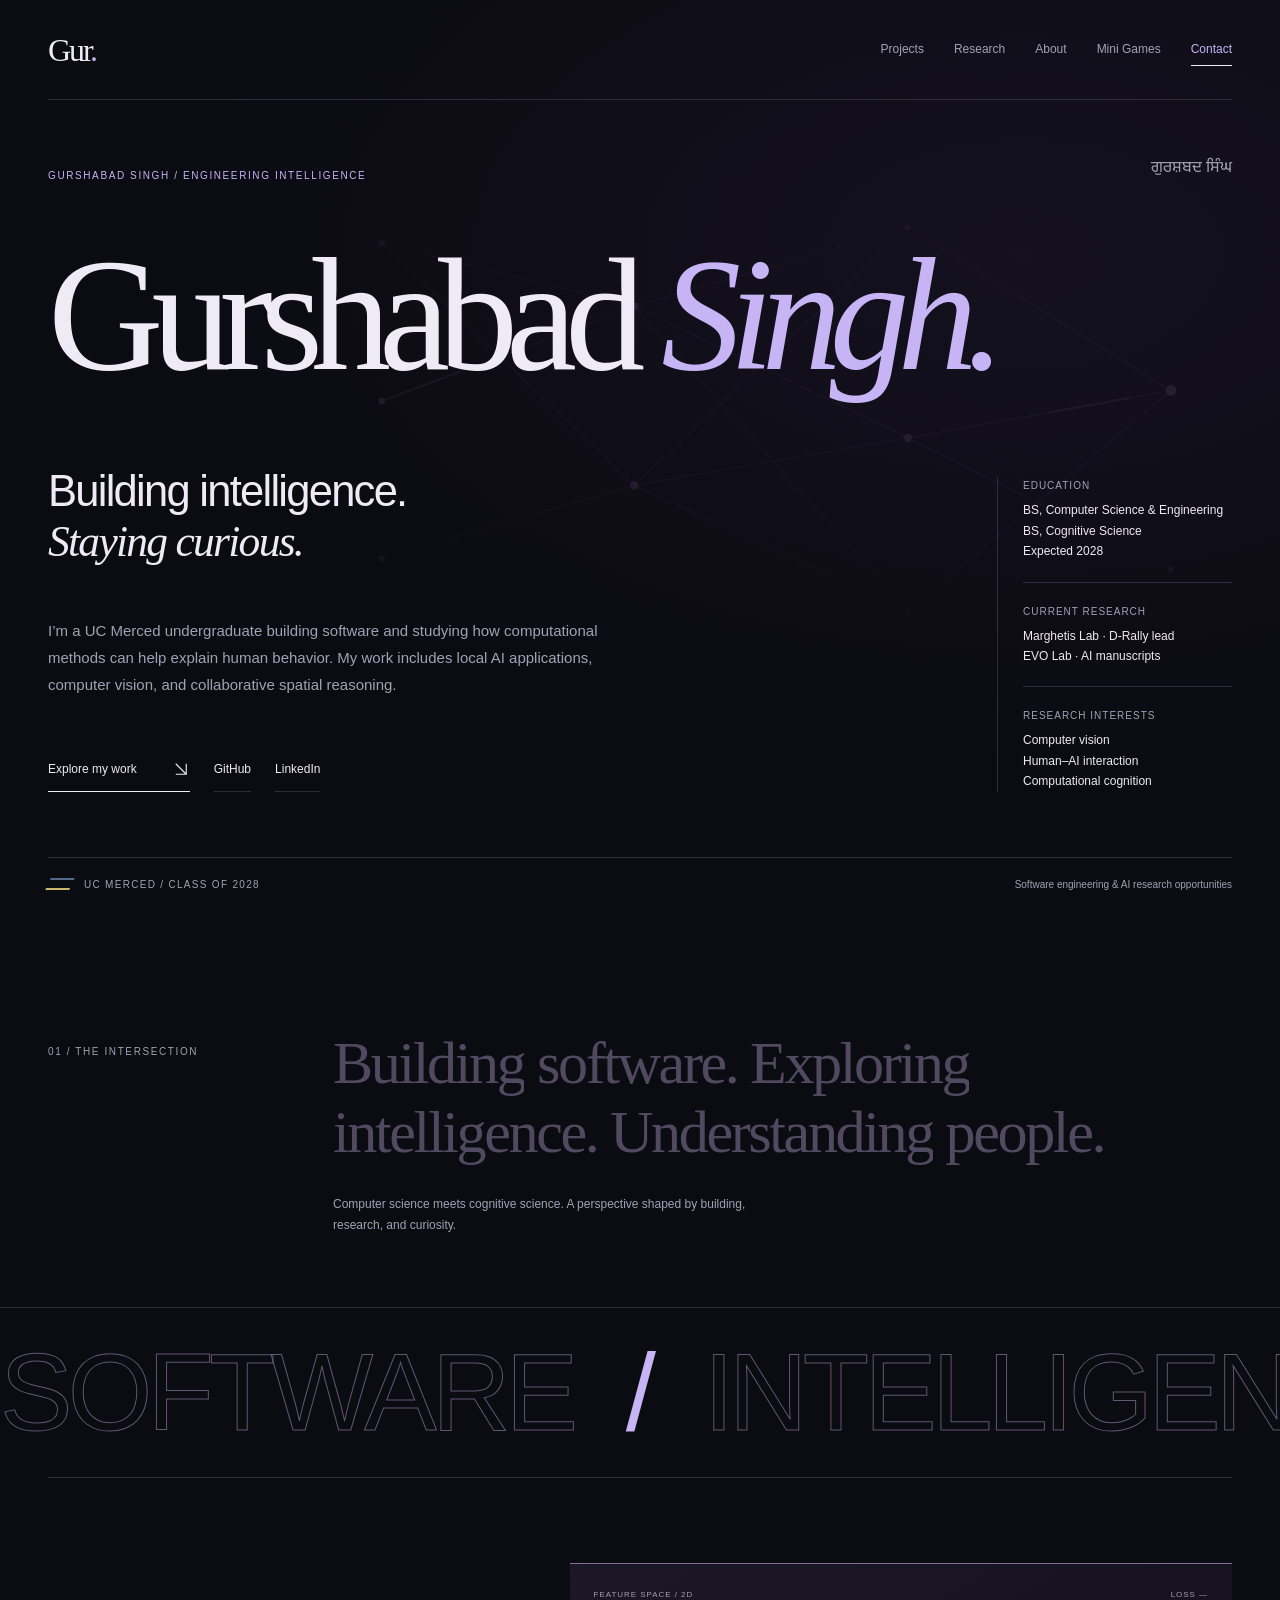
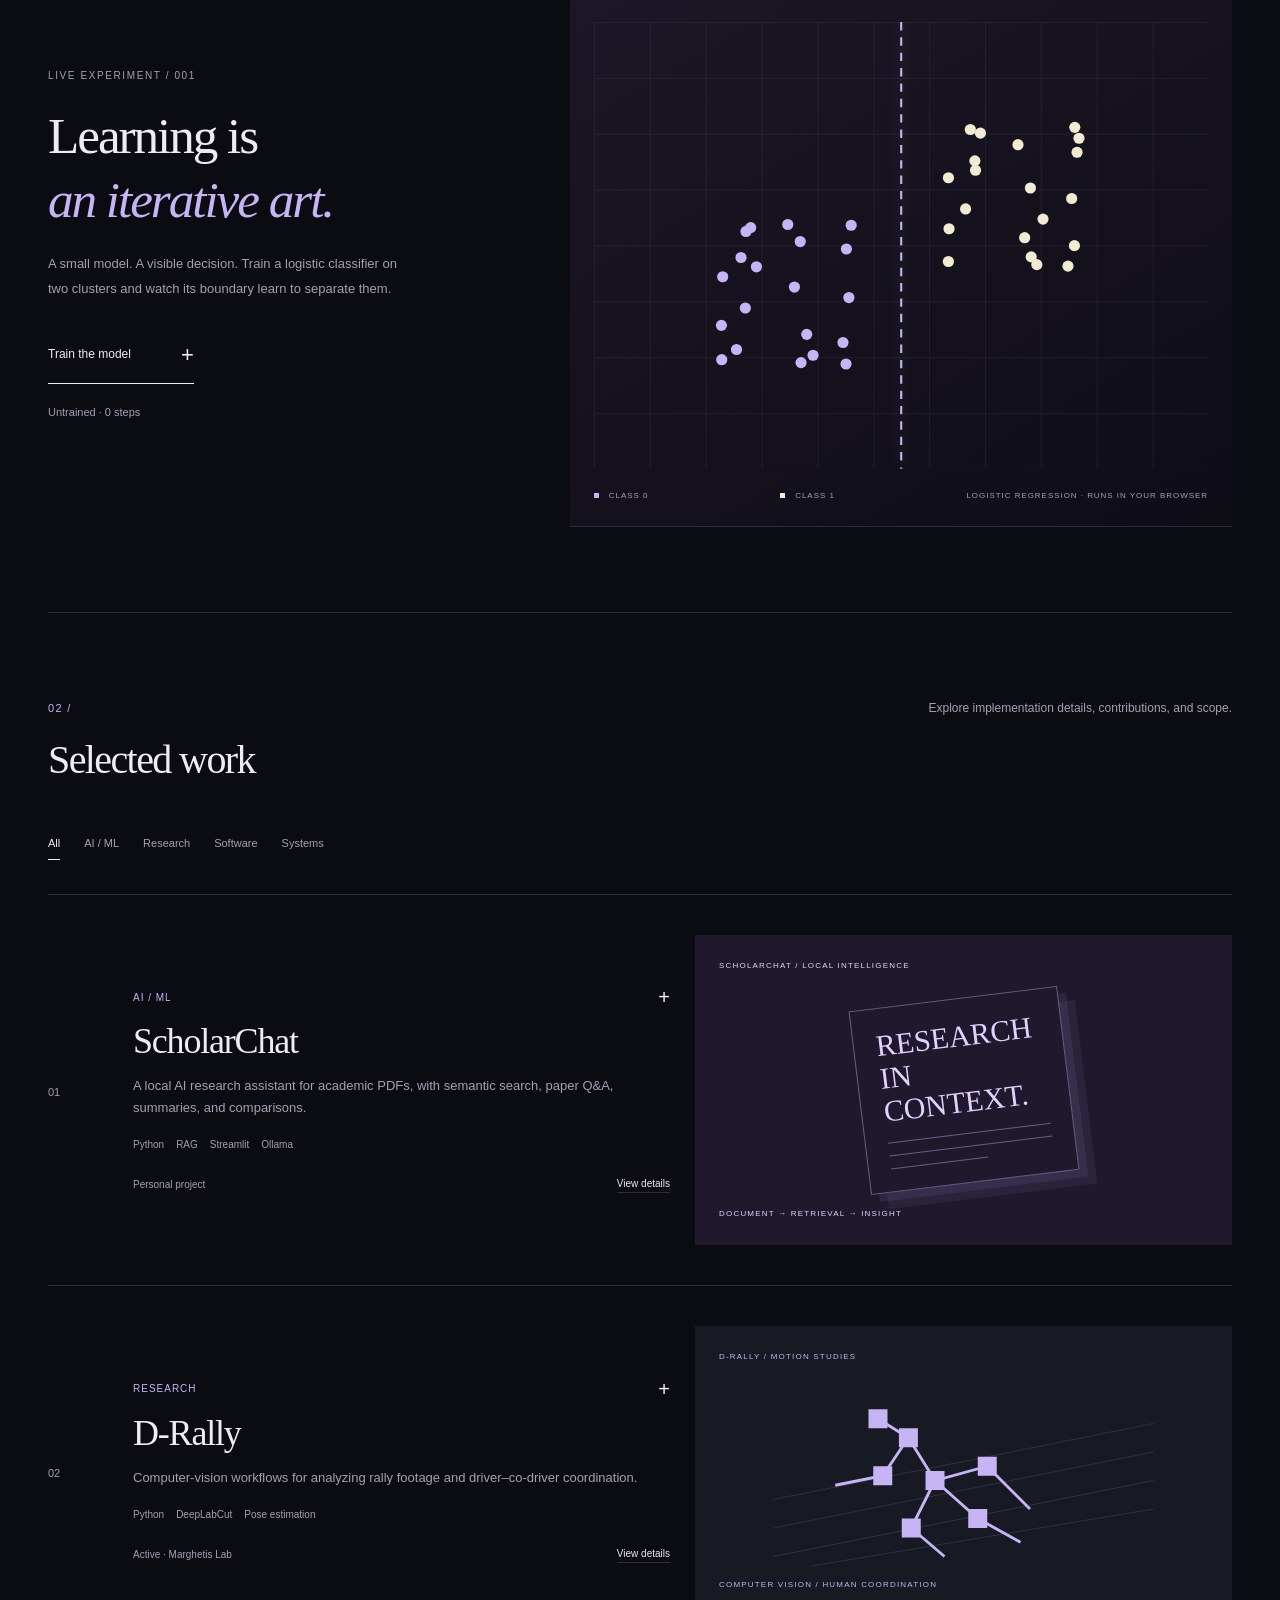
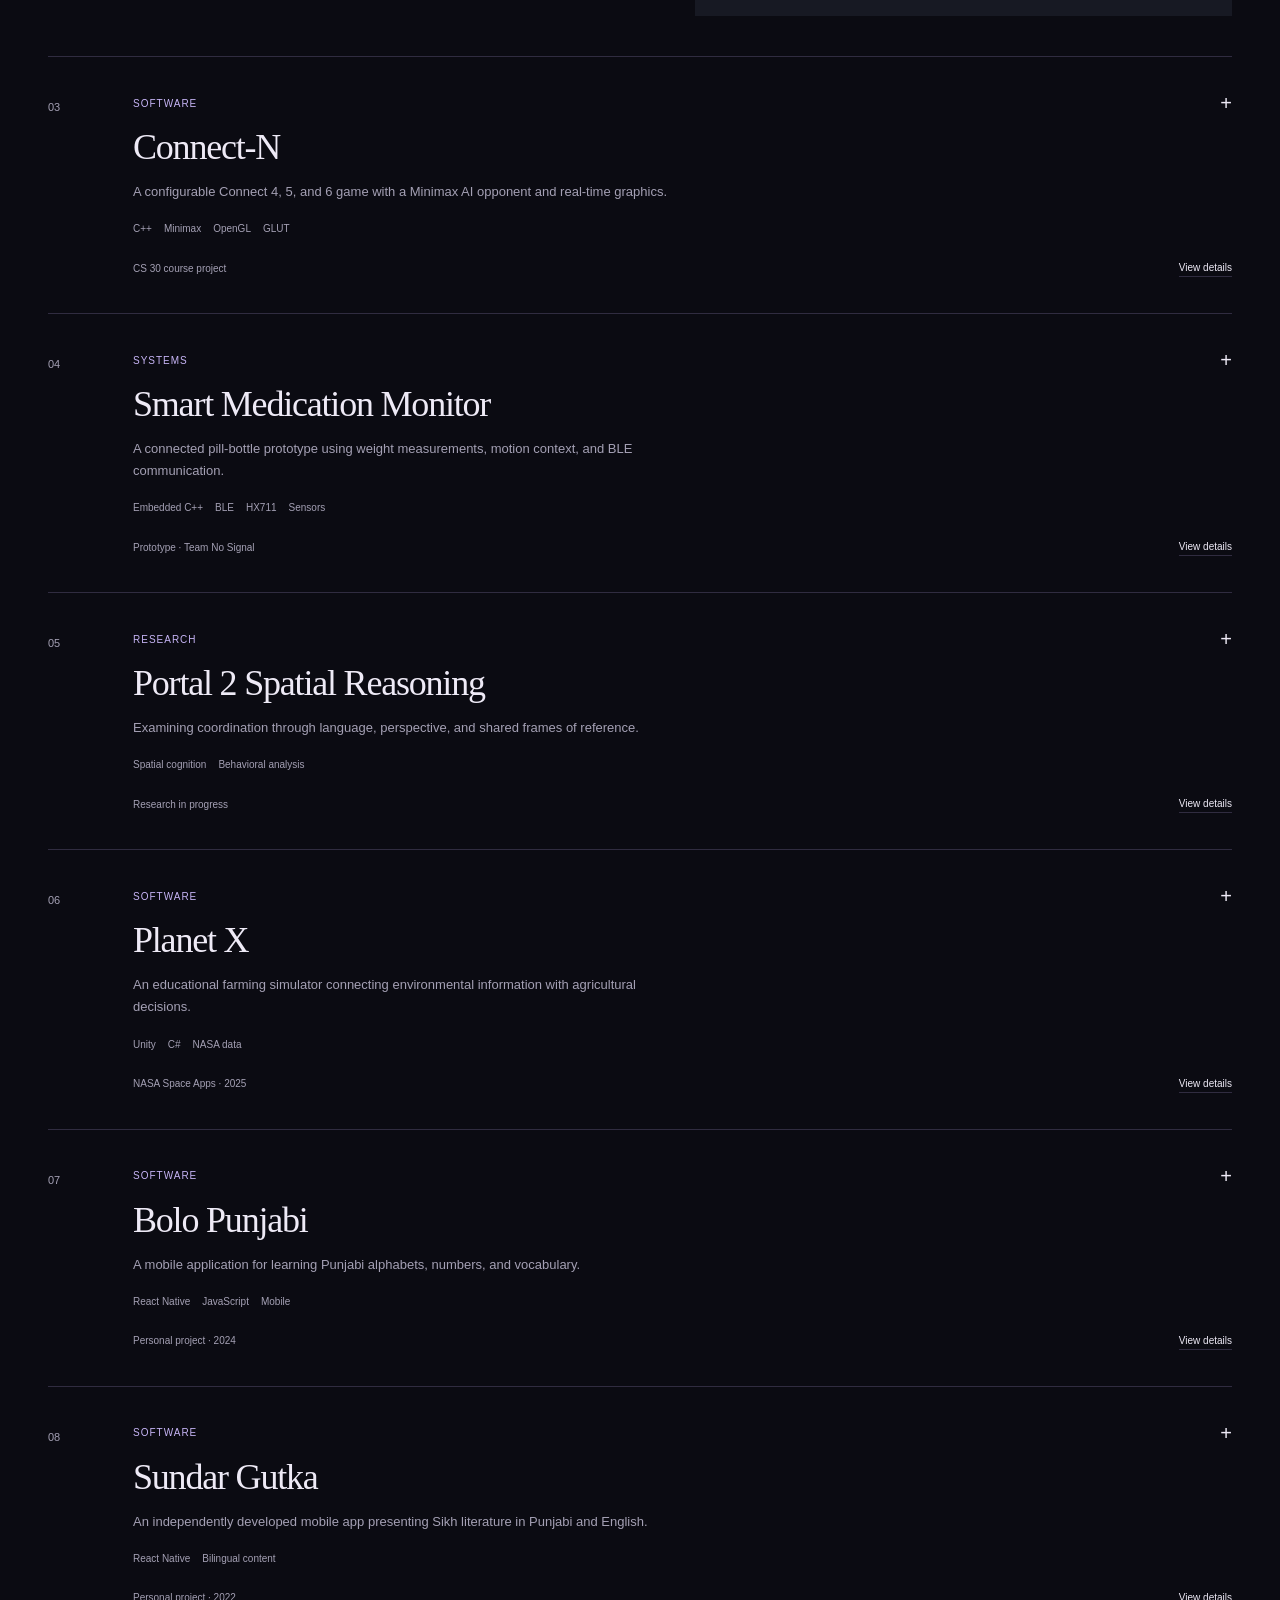
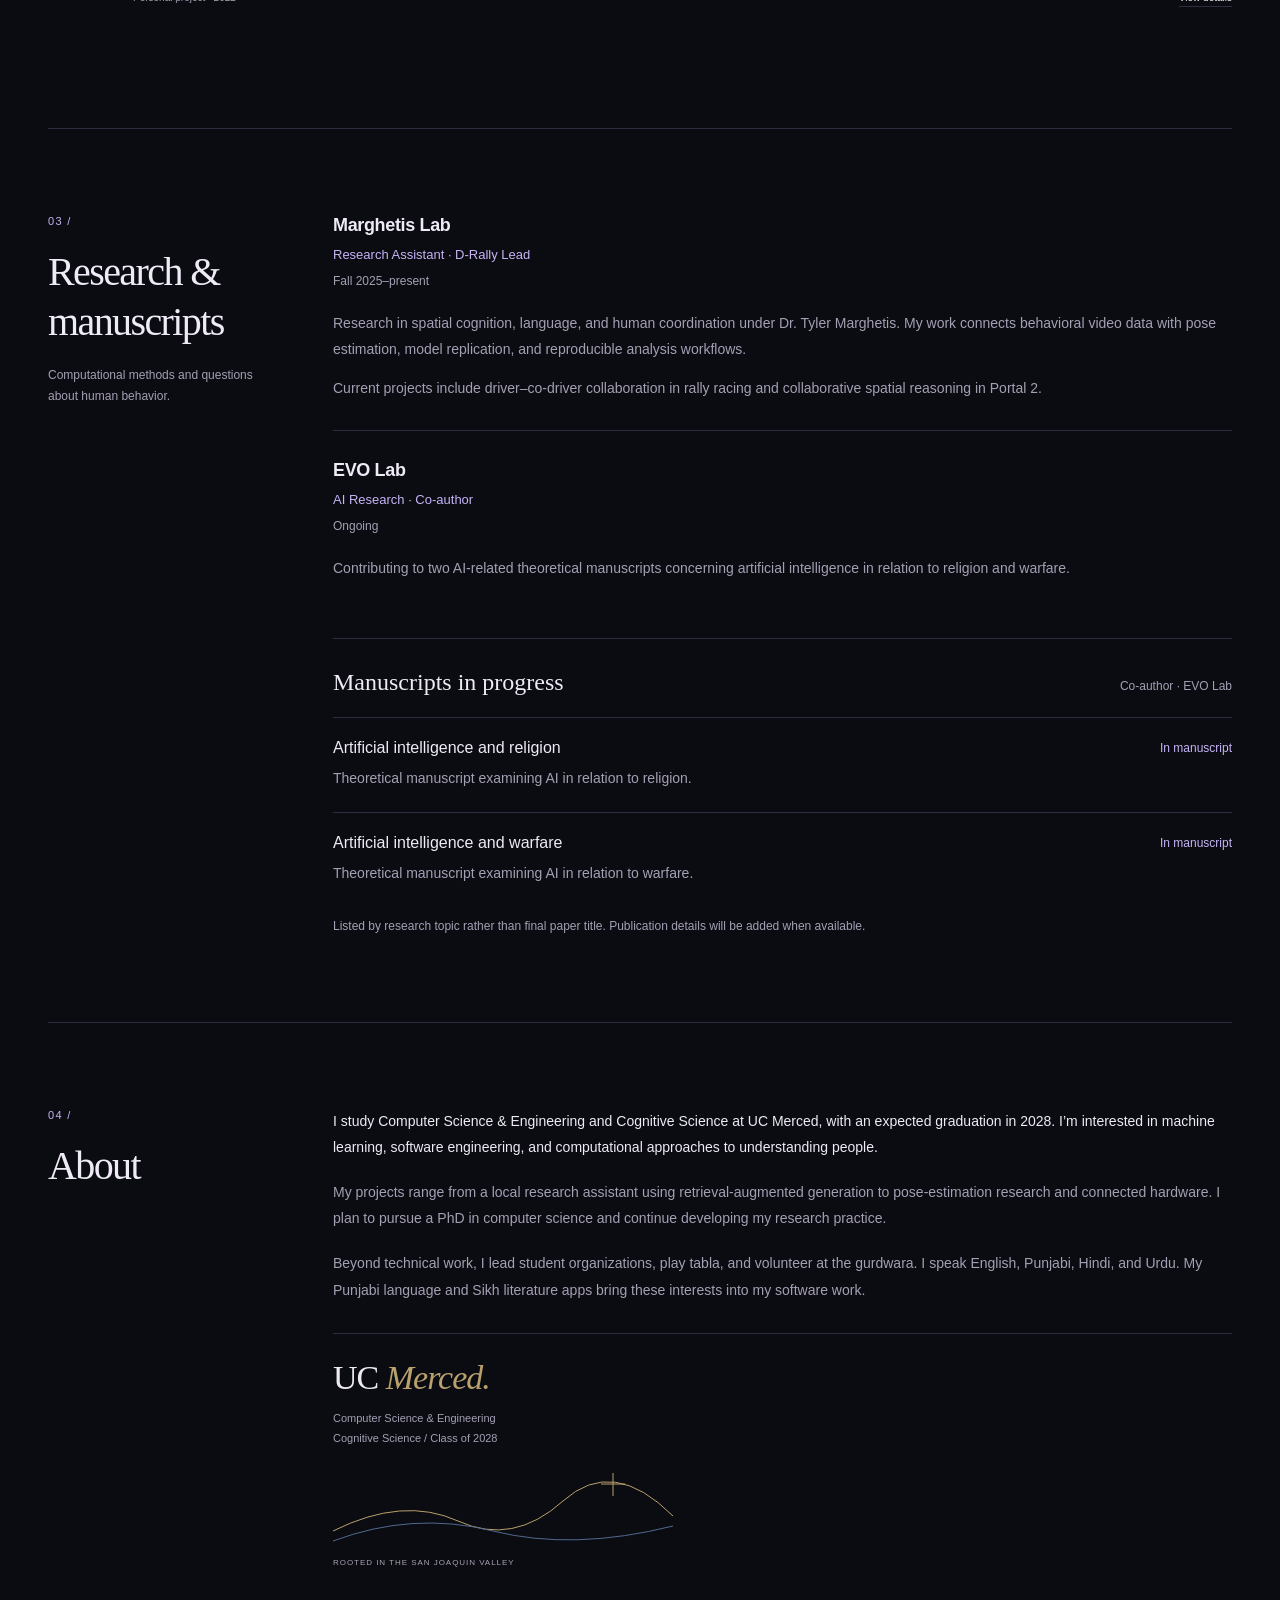
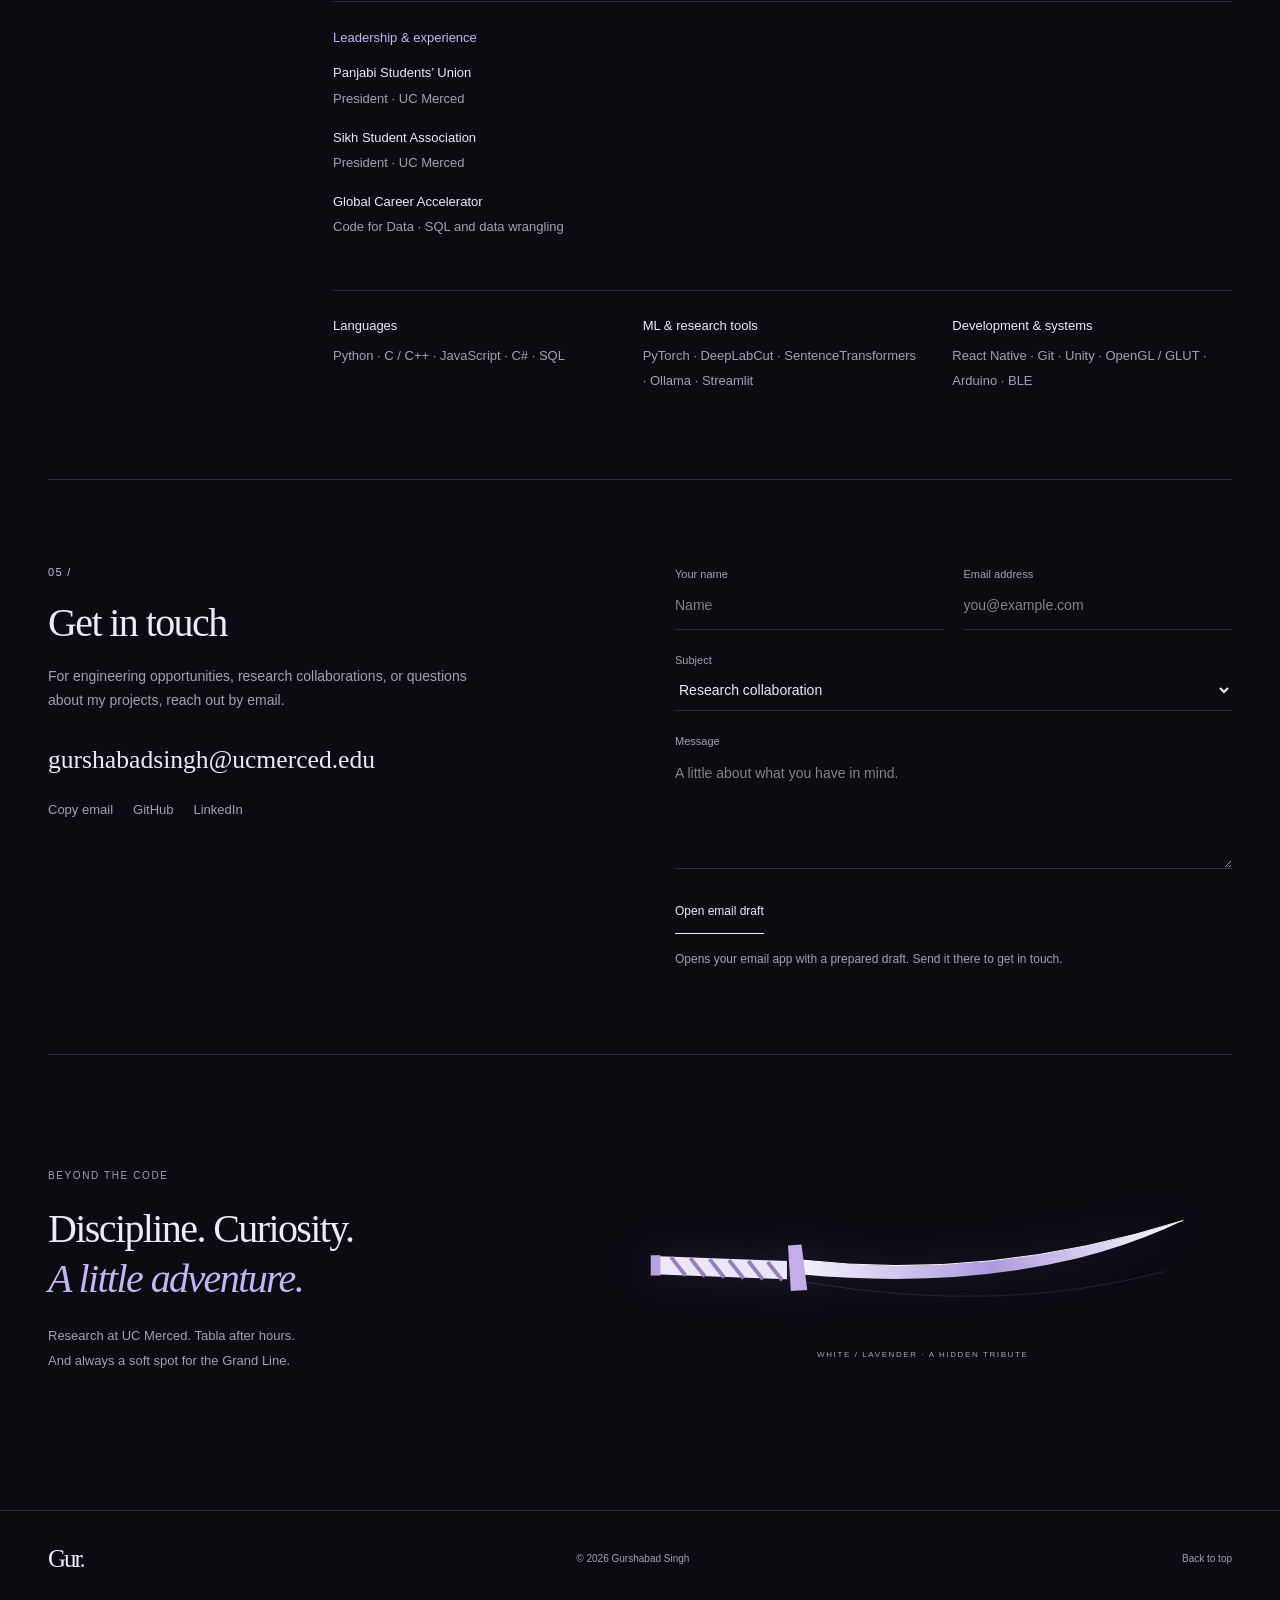
<file: index.html>
<!DOCTYPE html>
<html lang="en">
<head>
  <meta charset="UTF-8">
  <meta name="viewport" content="width=device-width, initial-scale=1">
  <meta name="theme-color" content="#0b0b12">
  <meta name="description" content="Gurshabad Singh — software engineering, machine learning projects, and research in computer vision and cognitive science.">
  <title>Gurshabad Singh | SWE & Research</title>
  <link rel="stylesheet" href="style.css?v=night-4">
  <script src="motion.js?v=night-4" defer></script>
  <script src="script.js?v=night-4" defer></script>
  <script src="lab.js?v=4" defer></script>
  <link rel="stylesheet" href="editorial.css?v=4">
<link rel="stylesheet" href="night.css?v=4">
</head>

<body>
  <a class="skip-link" href="#main">Skip to content</a>
  <div class="reading-progress" aria-hidden="true"></div>

  <header>
    <div class="container header-inner">
      <a class="logo" href="#" aria-label="Gurshabad Singh home">
        Gur<span>.</span>
      </a>

      <nav id="navigation" aria-label="Main navigation">
        <a href="#projects">Projects</a>
        <a href="#research">Research</a>
        <a href="#about">About</a>
        <a href="games.html">Mini Games</a>
        <a class="contact-link" href="#contact">Contact</a>
      </nav>

      <button class="menu-button" id="menu-button" type="button"
        aria-expanded="false" aria-controls="navigation">
        Menu
      </button>
    </div>
  </header>

  <main id="main">
    <section class="hero container">
      <svg class="hero-network" viewBox="0 0 900 440" fill="none" aria-hidden="true"><g stroke="currentColor"><path d="M70 60L310 120L570 45L820 200M70 210L310 120L570 245L820 200M70 360L310 290L570 245L820 370M70 60L310 290L570 410L820 200M310 120L570 410M310 290L570 45"/><path class="network-flow" d="M70 210L310 120L570 245L820 200"/></g><g fill="currentColor"><circle cx="70" cy="60" r="3"/><circle cx="70" cy="210" r="3"/><circle cx="70" cy="360" r="3"/><circle cx="310" cy="120" r="4"/><circle cx="310" cy="290" r="4"/><circle cx="570" cy="45" r="3"/><circle cx="570" cy="245" r="4"/><circle cx="570" cy="410" r="3"/><circle cx="820" cy="200" r="5"/><circle cx="820" cy="370" r="3"/></g></svg>
      <div class="hero-grid">
        <div class="hero-intro">
          <p class="eyebrow">Gurshabad Singh / Engineering intelligence</p>
          <h1 class="motion-title">Gurshabad <span class="title-accent">Singh.</span></h1>
          <p class="gurmukhi" lang="pa">ਗੁਰਸ਼ਬਦ ਸਿੰਘ</p>
          <p class="hero-role">Building intelligence.<br><em>Staying curious.</em></p>

          <p class="hero-description">
            I’m a UC Merced undergraduate building software and studying
            how computational methods can help explain human behavior.
            My work includes local AI applications, computer vision,
            and collaborative spatial reasoning.
          </p>

          <div class="hero-actions">
            <a class="button primary" href="#projects">Explore my work <svg aria-hidden="true" viewBox="0 0 24 24" fill="none"><path d="M5 5l14 14M5 19h14V5" stroke="currentColor" stroke-width="1.5"/></svg></a>
            <a class="button" href="https://github.com/singhgurshabad"
              target="_blank" rel="noopener noreferrer">GitHub</a>
            <a class="button" href="https://www.linkedin.com/in/gurshabadsingh/"
              target="_blank" rel="noopener noreferrer">LinkedIn</a>
          </div>
        </div>

        <dl class="profile-summary">
          <div>
            <dt>Education</dt>
            <dd>
              BS, Computer Science & Engineering<br>
              BS, Cognitive Science<br>
              Expected 2028
            </dd>
          </div>
          <div>
            <dt>Current research</dt>
            <dd>
              Marghetis Lab · D-Rally lead<br>
              EVO Lab · AI manuscripts
            </dd>
          </div>
          <div>
            <dt>Research interests</dt>
            <dd>
              Computer vision<br>
              Human–AI interaction<br>
              Computational cognition
            </dd>
          </div>
        </dl>
      </div>

      <div class="hero-footer">
        <span class="merced-mark"><i aria-hidden="true"></i> UC MERCED / CLASS OF 2028</span>
        <span>Software engineering & AI research opportunities</span>
      </div>
    </section>

    <section class="scroll-story" aria-label="My approach">
      <div class="container story-layout">
        <p class="eyebrow">01 / The intersection</p>
        <div>
          <h2 class="scroll-words">Building software. Exploring intelligence. Understanding people.</h2>
          <p class="story-caption">Computer science meets cognitive science. A perspective shaped by building, research, and curiosity.</p>
        </div>
      </div>
      <div class="discipline-window" aria-hidden="true">
        <div class="discipline-track">SOFTWARE <span>/</span> INTELLIGENCE <span>/</span> PEOPLE <span>/</span></div>
      </div>
    </section>

    <section class="section container neural-lab" id="lab" aria-labelledby="lab-heading">
      <div class="lab-copy">
        <p class="eyebrow">Live experiment / 001</p>
        <h2 id="lab-heading">Learning is<br><em>an iterative art.</em></h2>
        <p>A small model. A visible decision. Train a logistic classifier on two clusters and watch its boundary learn to separate them.</p>
        <button class="button primary" id="train-model" type="button">Train the model <span aria-hidden="true">+</span></button>
        <p id="model-status" role="status">Untrained · 0 steps</p>
      </div>
      <div class="model-stage">
        <div class="model-topline"><span>FEATURE SPACE / 2D</span><span id="model-loss">LOSS —</span></div>
        <svg id="model-plot" viewBox="0 0 440 320" role="img" aria-label="Two clusters of data points and a trainable decision boundary">
          <defs><pattern id="plot-grid" width="40" height="40" patternUnits="userSpaceOnUse"><path d="M40 0H0V40" fill="none" stroke="currentColor" stroke-opacity=".1"/></pattern></defs>
          <rect width="440" height="320" fill="url(#plot-grid)"/>
          <path id="decision-boundary" d="M220 0V320" stroke="currentColor" stroke-width="1.5" stroke-dasharray="6 5"/>
          <g id="model-points"></g>
        </svg>
        <div class="model-legend"><span><i></i> CLASS 0</span><span><i></i> CLASS 1</span><span>LOGISTIC REGRESSION · RUNS IN YOUR BROWSER</span></div>
      </div>
    </section>

    <section id="projects" class="section container">
      <div class="section-heading reveal">
        <h2><span class="section-index">02 /</span> Selected work</h2>
        <p>Explore implementation details, contributions, and scope.</p>
      </div>

      <div id="filters" class="filters" role="group"
        aria-label="Filter projects"></div>

      <p id="project-count" class="sr-only" role="status"></p>
      <div id="project-grid" class="project-grid"></div>

      <noscript>
        <p>
          Enable JavaScript to explore projects, or visit
          <a href="https://github.com/singhgurshabad">my GitHub profile</a>.
        </p>
      </noscript>
    </section>

    <section id="research" class="section container">
      <div class="section-heading reveal">
        <h2><span class="section-index">03 /</span> Research & manuscripts</h2>
        <p>Computational methods and questions about human behavior.</p>
      </div>

      <article class="research-entry reveal">
        <div>
          <h3>Marghetis Lab</h3>
          <p class="research-role">Research Assistant · D-Rally Lead</p>
          <p class="metadata">Fall 2025–present</p>
        </div>
        <div class="research-copy">
          <p>
            Research in spatial cognition, language, and human coordination
            under Dr. Tyler Marghetis. My work connects behavioral video
            data with pose estimation, model replication, and reproducible
            analysis workflows.
          </p>
          <p>
            Current projects include driver–co-driver collaboration
            in rally racing and collaborative spatial reasoning in Portal 2.
          </p>
        </div>
      </article>

      <article class="research-entry reveal">
        <div>
          <h3>EVO Lab</h3>
          <p class="research-role">AI Research · Co-author</p>
          <p class="metadata">Ongoing</p>
        </div>
        <div class="research-copy">
          <p>
            Contributing to two AI-related theoretical manuscripts
            concerning artificial intelligence in relation to
            religion and warfare.
          </p>
        </div>
      </article>

      <div class="manuscripts reveal">
        <div class="manuscripts-heading">
          <h3>Manuscripts in progress</h3>
          <span>Co-author · EVO Lab</span>
        </div>

        <article class="manuscript">
          <div>
            <h3>Artificial intelligence and religion</h3>
            <p>Theoretical manuscript examining AI in relation to religion.</p>
          </div>
          <span class="manuscript-status">In manuscript</span>
        </article>

        <article class="manuscript">
          <div>
            <h3>Artificial intelligence and warfare</h3>
            <p>Theoretical manuscript examining AI in relation to warfare.</p>
          </div>
          <span class="manuscript-status">In manuscript</span>
        </article>

        <p class="manuscript-note">
          Listed by research topic rather than final paper title.
          Publication details will be added when available.
        </p>
      </div>
    </section>

    <section id="about" class="section container">
      <div class="section-heading reveal"><h2><span class="section-index">04 /</span> About</h2></div>

      <div class="about-grid reveal">
        <div class="about-copy">
          <p>
            I study Computer Science & Engineering and Cognitive Science
            at UC Merced, with an expected graduation in 2028.
            I’m interested in machine learning, software engineering,
            and computational approaches to understanding people.
          </p>
          <p>
            My projects range from a local research assistant using
            retrieval-augmented generation to pose-estimation research
            and connected hardware. I plan to pursue a PhD in computer
            science and continue developing my research practice.
          </p>
          <p>
            Beyond technical work, I lead student organizations,
            play tabla, and volunteer at the gurdwara.
            I speak English, Punjabi, Hindi, and Urdu.
            My Punjabi language and Sikh literature apps bring
            these interests into my software work.
          </p>
        </div>

        <aside class="about-aside">
          <div class="campus-note"><span class="campus-monogram">UC <em>Merced.</em></span><p>Computer Science & Engineering<br>Cognitive Science / Class of 2028</p><svg viewBox="0 0 340 85" fill="none" aria-hidden="true"><path d="M0 70Q70 35 125 60T230 40T340 55" stroke="#b8a16c"/><path d="M0 80Q80 50 160 70T340 65" stroke="#52698e"/><path d="M280 12V35M268 23H292" stroke="#b8a16c"/></svg><span>ROOTED IN THE SAN JOAQUIN VALLEY</span></div>
          <h3>Leadership & experience</h3>
          <ul>
            <li><strong>Panjabi Students’ Union</strong>President · UC Merced</li>
            <li><strong>Sikh Student Association</strong>President · UC Merced</li>
            <li><strong>Global Career Accelerator</strong>Code for Data · SQL and data wrangling</li>
          </ul>
        </aside>
      </div>

      <div class="skills reveal">
        <div>
          <h3>Languages</h3>
          <p>Python · C / C++ · JavaScript · C# · SQL</p>
        </div>
        <div>
          <h3>ML & research tools</h3>
          <p>PyTorch · DeepLabCut · SentenceTransformers · Ollama · Streamlit</p>
        </div>
        <div>
          <h3>Development & systems</h3>
          <p>React Native · Git · Unity · OpenGL / GLUT · Arduino · BLE</p>
        </div>
      </div>
    </section>

    <section id="contact" class="section container">
      <div class="contact-grid">
        <div class="reveal">
          <h2><span class="section-index">05 /</span> Get in touch</h2>
          <p class="contact-copy">
            For engineering opportunities, research collaborations,
            or questions about my projects, reach out by email.
          </p>

          <a class="email-link" href="mailto:gurshabadsingh@ucmerced.edu">
            gurshabadsingh@ucmerced.edu
          </a>

          <div class="contact-actions">
            <button type="button" class="copy-email" id="copy-email">
              Copy email
            </button>
            <a href="https://github.com/singhgurshabad"
              target="_blank" rel="noopener noreferrer">GitHub</a>
            <a href="https://www.linkedin.com/in/gurshabadsingh/"
              target="_blank" rel="noopener noreferrer">LinkedIn</a>
          </div>
          <p class="form-note" id="copy-status" role="status"></p>
        </div>

        <form id="contact-form" class="reveal">
          <div class="form-row">
            <label>Your name
              <input name="name" autocomplete="name" required
                minlength="2" maxlength="100" placeholder="Name">
            </label>
            <label>Email address
              <input name="email" type="email" autocomplete="email"
                required maxlength="254" placeholder="you@example.com">
            </label>
          </div>

          <label>Subject
            <select name="subject">
              <option>Research collaboration</option>
              <option>Software engineering opportunity</option>
              <option>Project inquiry</option>
              <option>Other</option>
            </select>
          </label>

          <label>Message
            <textarea name="message" rows="4" required minlength="10"
              maxlength="4000"
              placeholder="A little about what you have in mind."></textarea>
          </label>

          <button type="submit" class="button primary">Open email draft</button>
          <p class="form-note" id="contact-status" role="status">
            Opens your email app with a prepared draft.
            Send it there to get in touch.
          </p>
        </form>
      </div>
    </section>
  </main>

  <section class="container sword-section" aria-label="A personal detail">
      <div><p class="eyebrow">Beyond the code</p><h2>Discipline. Curiosity.<br><em>A little adventure.</em></h2><p>Research at UC Merced. Tabla after hours.<br>And always a soft spot for the Grand Line.</p></div>
      <button class="sword-trigger" id="sword-trigger" type="button" aria-label="Discover the white and lavender blade Easter egg" aria-haspopup="dialog">
        <svg viewBox="0 0 640 160" fill="none" aria-hidden="true"><defs><linearGradient id="blade-light"><stop stop-color="#f5f1ff"/><stop offset=".5" stop-color="#af99de"/><stop offset="1" stop-color="#fff"/></linearGradient></defs><path d="M195 88Q390 110 590 47Q430 124 195 103Z" fill="url(#blade-light)"/><path d="M195 88Q390 110 590 47" stroke="#fff"/><path d="M48 84L180 89L180 108L48 103Z" fill="#ede6fa"/><path d="M60 85l15 19m5-18l15 19m5-18l15 19m5-18l15 19m5-18l15 19m5-18l15 19" stroke="#9580bc" stroke-width="4"/><path d="M181 73L195 72L201 119L184 120Z" fill="#c3adeb"/><path d="M39 83L49 83L49 104L39 104Z" fill="#b9a2df"/><path d="M200 111Q400 145 570 100" stroke="#9f87d5" stroke-opacity=".2"/></svg>
        <span>WHITE / LAVENDER · A HIDDEN TRIBUTE</span>
      </button>
    </section>
    <dialog id="sword-dialog" aria-labelledby="sword-title"><div class="dialog-inner"><button type="button" class="close-dialog" id="close-sword" aria-label="Close Easter egg">×</button><p class="eyebrow">You found the Grand Line.</p><h2 id="sword-title">A quiet kind of resolve.</h2><p class="dialog-description">Zoro is my favorite. This white-and-lavender blade is a personal tribute inspired by Ame no Habakiri—Oden’s sword, entrusted to Momonosuke. Different swordsman. Same love for the adventure.</p><p class="metadata">An original illustration for a One Piece fan. Keep exploring.</p></div></dialog>

  <footer>
    <div class="container footer-inner">
      <a class="logo" href="#" aria-label="Back to home">Gur<span>.</span></a>
      <span>© <span id="year">2026</span> Gurshabad Singh</span>
      <a href="#">Back to top</a>
    </div>
  </footer>

  <dialog id="project-dialog" aria-labelledby="dialog-title">
    <div class="dialog-inner">
      <div class="dialog-top">
        <span id="dialog-category" class="dialog-category"></span>
        <button type="button" id="close-dialog" class="close-dialog"
          aria-label="Close project details">×</button>
      </div>

      <h2 id="dialog-title"></h2>
      <p id="dialog-status" class="metadata"></p>
      <p id="dialog-description" class="dialog-description"></p>
      <div id="dialog-tags" class="tags"></div>

      <div class="dialog-detail">
        <h3>Implementation & contribution</h3>
        <p id="dialog-implementation"></p>
      </div>

      <div class="dialog-detail">
        <h3>Scope & current status</h3>
        <p id="dialog-scope"></p>
      </div>

      <div class="dialog-actions">
        <a id="dialog-source" class="button primary" target="_blank"
          rel="noopener noreferrer" hidden>Source code</a>
        <a id="dialog-contact" class="button" href="#contact">
          Discuss this project
        </a>
      </div>
    </div>
  </dialog>
</body>
</html>
</file>
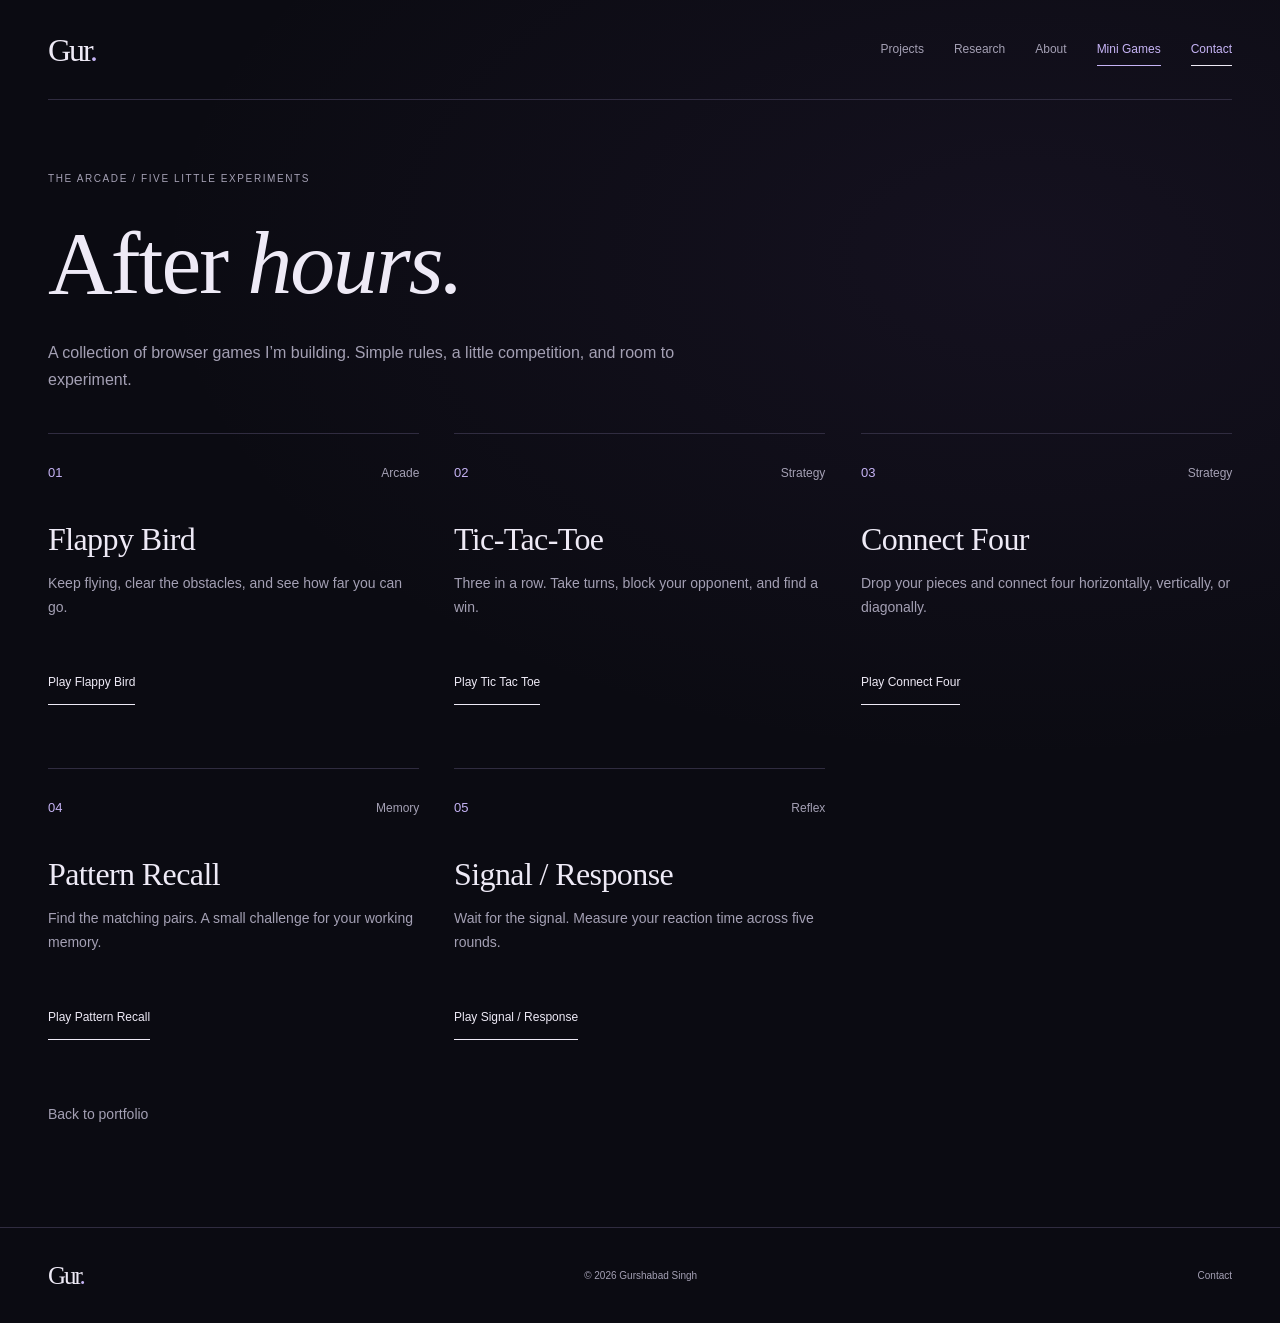
<file: games.html>
<!DOCTYPE html>
<html lang="en">
<head>
  <meta charset="UTF-8">
  <meta name="viewport" content="width=device-width, initial-scale=1">
  <meta name="theme-color" content="#0b0b12">
  <meta name="description" content="Small browser games built by Gurshabad Singh.">
  <title>Mini Games | Gurshabad Singh</title>

  <link rel="stylesheet" href="style.css?v=night-4">
  <link rel="stylesheet" href="games.css">
  <script src="motion.js?v=night-4" defer></script>
  <link rel="stylesheet" href="editorial.css?v=4">
<link rel="stylesheet" href="night.css?v=4">
</head>

<body>
  <a class="skip-link" href="#main">Skip to content</a>

  <header>
    <div class="container header-inner">
      <a class="logo" href="index.html" aria-label="Gurshabad Singh home">
        Gur<span>.</span>
      </a>

      <nav id="navigation" aria-label="Main navigation">
        <a href="index.html#projects">Projects</a>
        <a href="index.html#research">Research</a>
        <a href="index.html#about">About</a>
        <a href="games.html" aria-current="page">Mini Games</a>
        <a class="contact-link" href="index.html#contact">Contact</a>
      </nav>

      <button
        class="menu-button"
        id="menu-button"
        type="button"
        aria-expanded="false"
        aria-controls="navigation">
        Menu
      </button>
    </div>
  </header>

  <main id="main" class="container games-main">
    <div class="games-intro">
      <p class="eyebrow">The arcade / Five little experiments</p>
      <h1 class="motion-title">After <span class="title-accent">hours.</span></h1>

      <p class="games-description">
        A collection of browser games I’m building.
        Simple rules, a little competition, and room to experiment.
      </p>
    </div>

    <div class="games-grid">

      <!-- When ready, replace the status span with the Play link below. -->
      <article class="game-card">
        <div class="game-heading">
          <span class="game-number">01</span>
          <span class="game-category">Arcade</span>
        </div>

        <h2>Flappy Bird</h2>
        <p>
          Keep flying, clear the obstacles, and see how far you can go.
        </p>

        <div class="game-footer">
          <a class="button primary" href="games/flappy-bird.html"> 
            Play Flappy Bird 
          </a>
        </div>
      </article>

      <article class="game-card">
        <div class="game-heading">
          <span class="game-number">02</span>
          <span class="game-category">Strategy</span>
        </div>

        <h2>Tic-Tac-Toe</h2>
        <p>
          Three in a row. Take turns, block your opponent, and find a win.
        </p>

        <div class="game-footer">
  <a class="button primary" href="games/tic-tac-toe.html">
    Play Tic Tac Toe
  </a>
</div>
      </article>

      <article class="game-card">
        <div class="game-heading">
          <span class="game-number">03</span>
          <span class="game-category">Strategy</span>
        </div>

        <h2>Connect Four</h2>
        <p>
          Drop your pieces and connect four horizontally, vertically,
          or diagonally.
        </p>

        <div class="game-footer">
          <a class="button primary" href="games/connect-four.html">
            Play Connect Four
          </a>
        </div>
      </article>

      <article class="game-card"><div class="game-heading"><span class="game-number">04</span><span class="game-category">Memory</span></div><h2>Pattern Recall</h2><p>Find the matching pairs. A small challenge for your working memory.</p><div class="game-footer"><a class="button primary" href="games/pattern-recall.html">Play Pattern Recall</a></div></article>
      <article class="game-card"><div class="game-heading"><span class="game-number">05</span><span class="game-category">Reflex</span></div><h2>Signal / Response</h2><p>Wait for the signal. Measure your reaction time across five rounds.</p><div class="game-footer"><a class="button primary" href="games/signal-response.html">Play Signal / Response</a></div></article>
    </div>

    <a class="games-back" href="index.html">Back to portfolio</a>
  </main>

  <footer>
    <div class="container footer-inner">
      <a class="logo" href="index.html" aria-label="Back to home">
        Gur<span>.</span>
      </a>

      <span>© <span id="year">2026</span> Gurshabad Singh</span>
      <a href="index.html#contact">Contact</a>
    </div>
  </footer>

  <!-- This page has its own small script.
       Don't load the portfolio's script.js here. -->
  <script>
    const menu = document.getElementById("menu-button");
    const navigation = document.getElementById("navigation");

    function closeMenu() {
      navigation.classList.remove("open");
      menu.setAttribute("aria-expanded", "false");
      menu.textContent = "Menu";
    }

    menu.addEventListener("click", () => {
      const open = navigation.classList.toggle("open");
      menu.setAttribute("aria-expanded", String(open));
      menu.textContent = open ? "Close" : "Menu";
    });

    navigation.querySelectorAll("a").forEach(link => {
      link.addEventListener("click", closeMenu);
    });

    document.addEventListener("keydown", event => {
      if (event.key === "Escape" &&
          navigation.classList.contains("open")) {
        closeMenu();
        menu.focus();
      }
    });

    document.getElementById("year").textContent =
      new Date().getFullYear();
  </script>
</body>
</html>
</file>
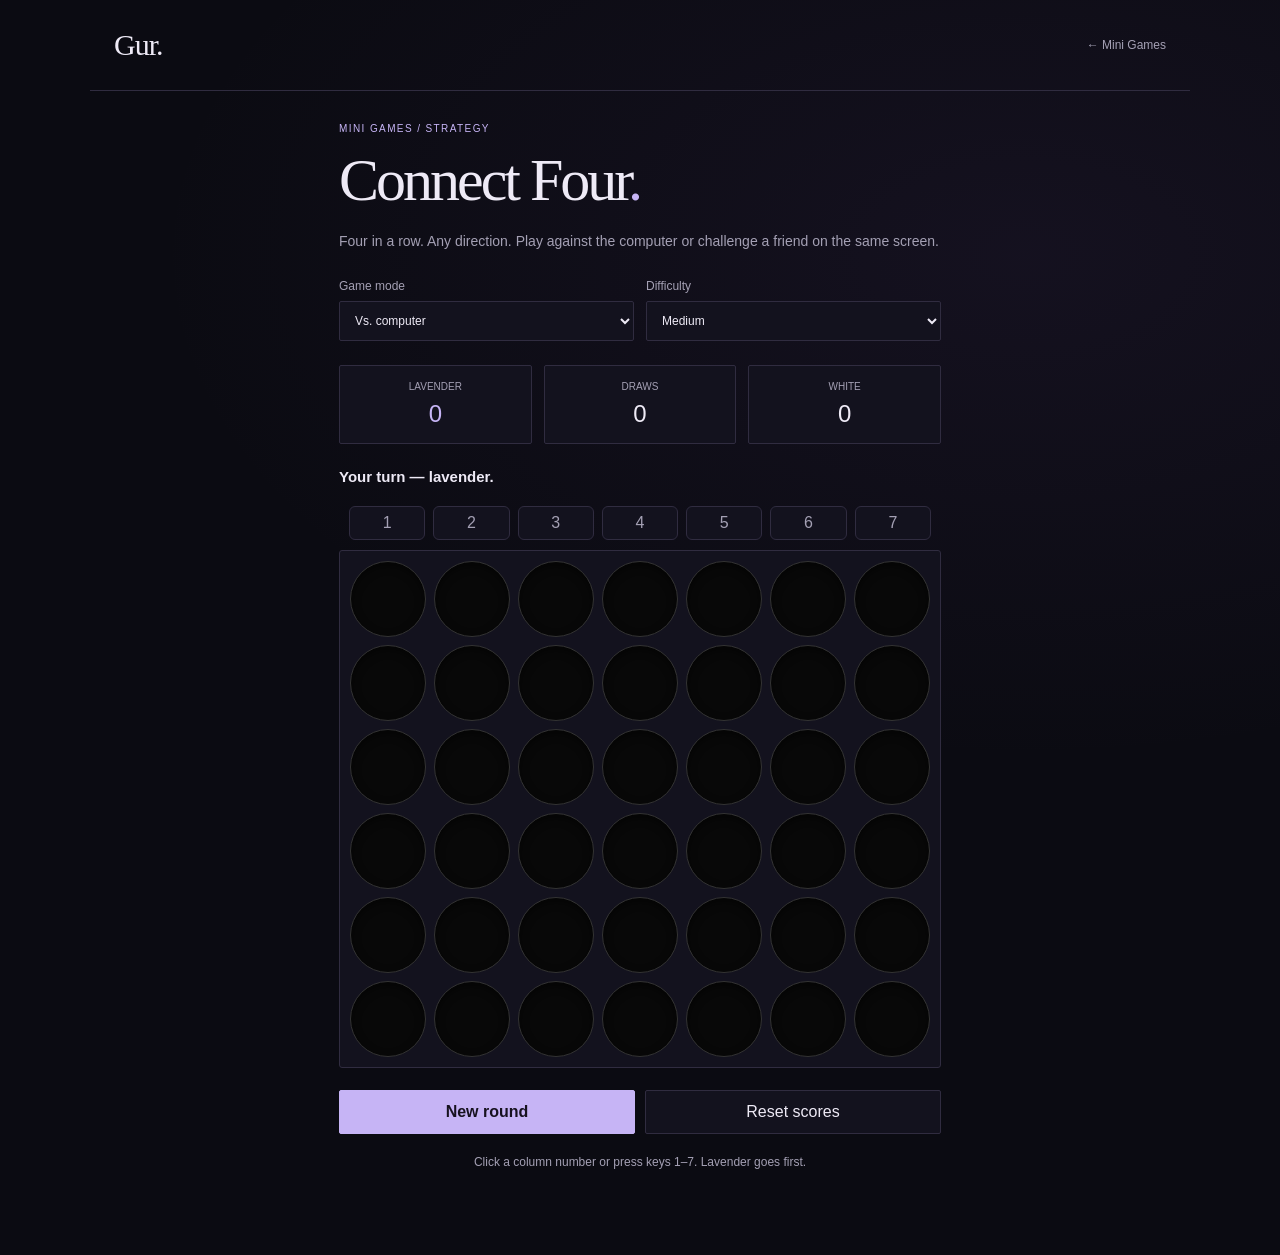
<file: games/connect-four.html>
<!DOCTYPE html>
<html lang="en">
<head>
  <meta charset="UTF-8">
  <meta name="viewport" content="width=device-width, initial-scale=1">
  <meta name="theme-color" content="#0b0b12">
  <title>Connect Four | Gurshabad Singh</title>

  <style>
    :root {
      color-scheme: dark;
      --bg: #0b0b12;
      --panel: #141414;
      --line: #303030;
      --yellow: #c6b4f5;
      --text: #eeeeee;
      --muted: #a2a2a2;
    }

    * { box-sizing: border-box; }

    body {
      margin: 0;
      background: var(--bg);
      color: var(--text);
      font-family: Inter, system-ui, sans-serif;
    }

    button, select { font: inherit; }

    a { color: inherit; }

    header {
      max-width: 1000px;
      margin: auto;
      padding: 24px;
      display: flex;
      align-items: center;
      justify-content: space-between;
    }

    .logo {
      color: var(--yellow);
      font-size: 25px;
      font-weight: 800;
      text-decoration: none;
      letter-spacing: -1px;
    }

    .back {
      color: var(--muted);
      font-size: 14px;
      text-decoration: none;
    }

    .back:hover { color: var(--yellow); }

    main {
      max-width: 600px;
      margin: 24px auto 60px;
      padding: 0 20px;
      animation: enter 450ms ease-out;
    }

    .eyebrow {
      color: var(--yellow);
      font-size: 11px;
      letter-spacing: 3px;
      text-transform: uppercase;
    }

    h1 {
      margin: 12px 0;
      font-size: clamp(34px, 7vw, 48px);
      letter-spacing: -2px;
    }

    .intro, .help {
      color: var(--muted);
      line-height: 1.7;
      font-size: 14px;
    }

    .settings {
      display: flex;
      gap: 12px;
      margin: 25px 0 18px;
    }

    label {
      flex: 1;
      color: var(--muted);
      font-size: 12px;
    }

    select {
      display: block;
      width: 100%;
      margin-top: 8px;
      padding: 11px;
      border: 1px solid var(--line);
      border-radius: 8px;
      background: var(--panel);
      color: var(--text);
    }

    select:disabled { opacity: .45; }

    .scores {
      display: grid;
      grid-template-columns: repeat(3, 1fr);
      gap: 10px;
      margin-bottom: 20px;
    }

    .score {
      padding: 15px;
      border: 1px solid var(--line);
      border-radius: 9px;
      text-align: center;
      background: var(--panel);
    }

    .score span {
      display: block;
      font-size: 11px;
      color: var(--muted);
    }

    .score strong {
      display: block;
      margin-top: 7px;
      font-size: 24px;
    }

    .score:first-child strong { color: var(--yellow); }

    .status {
      min-height: 26px;
      margin: 0 0 12px;
      font-size: 15px;
      font-weight: 600;
    }

    .arena {
      position: relative;
      padding-top: 44px;
    }

    .controls {
      position: absolute;
      inset: 0 10px auto;
      display: grid;
      grid-template-columns: repeat(7, minmax(0, 1fr));
      gap: 8px;
    }

    .column-button {
      height: 34px;
      padding: 0;
      border: 1px solid var(--line);
      border-radius: 6px;
      background: var(--panel);
      color: var(--muted);
      cursor: pointer;
      transition: color 160ms, border-color 160ms, background 160ms;
    }

    .column-button:hover:not(:disabled) {
      color: var(--yellow);
      border-color: var(--yellow);
      background: #24200e;
    }

    .column-button:disabled {
      opacity: .35;
      cursor: default;
    }

    button:focus-visible, select:focus-visible, a:focus-visible {
      outline: 2px solid var(--yellow);
      outline-offset: 4px;
    }

    .board {
      display: grid;
      grid-template-columns: repeat(7, minmax(0, 1fr));
      gap: 8px;
      padding: 10px;
      border: 1px solid var(--line);
      border-radius: 12px;
      background: #191919;
    }

    .slot {
      aspect-ratio: 1;
      min-width: 0;
      border: 1px solid #333;
      border-radius: 50%;
      background: #080808;
      box-shadow: inset 0 3px 8px #0008;
    }

    .slot.yellow, .falling-chip.yellow {
      background: var(--yellow);
      border-color: #b49bdc;
      box-shadow: inset 0 -5px 0 #0002;
    }

    .slot.white, .falling-chip.white {
      background: #e8e8e8;
      border-color: #bdbdbd;
      box-shadow: inset 0 -5px 0 #0002;
    }

    .slot.winner {
      outline: 3px solid var(--text);
      outline-offset: -5px;
    }

    .slot.last {
      box-shadow: inset 0 0 0 3px #0004;
    }

    .falling-chip {
      position: absolute;
      border: 1px solid;
      border-radius: 50%;
      pointer-events: none;
      z-index: 5;
      will-change: transform;
    }

    .actions {
      display: flex;
      gap: 10px;
      margin-top: 22px;
    }

    .actions button {
      flex: 1;
      padding: 12px;
      border: 1px solid var(--line);
      border-radius: 8px;
      background: var(--panel);
      color: var(--text);
      cursor: pointer;
    }

    .actions .primary {
      background: var(--yellow);
      border-color: var(--yellow);
      color: #111;
      font-weight: 700;
    }

    .actions button:hover { filter: brightness(1.12); }

    .help {
      margin-top: 18px;
      text-align: center;
      font-size: 12px;
    }

    @keyframes enter {
      from { opacity: 0; transform: translateY(12px); }
      to { opacity: 1; transform: translateY(0); }
    }

    @media (max-width: 420px) {
      header { padding: 20px; }
      main { padding: 0 14px; }
      .board { gap: 5px; padding: 7px; }
      .controls { left: 7px; right: 7px; gap: 5px; }
      .score { padding: 12px 5px; }
    }

    @media (prefers-reduced-motion: reduce) {
      *, *::before, *::after {
        animation: none !important;
        transition: none !important;
      }
    }
  </style>
<link rel="stylesheet" href="../night.css?v=4">
</head>

<body class="arcade-page">
  <header>
    <a class="logo" href="../index.html" aria-label="Portfolio home">Gur.</a>
    <a class="back" href="../games.html">← Mini Games</a>
  </header>

  <main>
    <div class="eyebrow">Mini Games / Strategy</div>
    <h1>Connect Four<span style="color:var(--yellow)">.</span></h1>
    <p class="intro">
      Four in a row. Any direction. Play against the computer
      or challenge a friend on the same screen.
    </p>

    <div class="settings">
      <label>
        Game mode
        <select id="mode">
          <option value="computer">Vs. computer</option>
          <option value="friend">Two players</option>
        </select>
      </label>

      <label>
        Difficulty
        <select id="difficulty">
          <option value="easy">Easy</option>
          <option value="medium" selected>Medium</option>
          <option value="hard">Hard</option>
        </select>
      </label>
    </div>

    <div class="scores" aria-label="Session scores">
      <div class="score">
        <span>LAVENDER</span>
        <strong id="yellow-score">0</strong>
      </div>
      <div class="score">
        <span>DRAWS</span>
        <strong id="draw-score">0</strong>
      </div>
      <div class="score">
        <span>WHITE</span>
        <strong id="white-score">0</strong>
      </div>
    </div>

    <p id="status" class="status" role="status" aria-live="polite"></p>

    <div id="arena" class="arena">
      <div id="controls" class="controls" aria-label="Choose a column"></div>
      <div id="board" class="board" role="img" aria-label="Empty Connect Four board"></div>
    </div>

    <div class="actions">
      <button id="new-round" class="primary" type="button">New round</button>
      <button id="reset-scores" type="button">Reset scores</button>
    </div>

    <p class="help">
      Click a column number or press keys 1–7. Lavender goes first.
    </p>
  </main>

  <script>
    const ROWS = 6;
    const COLS = 7;
    const YELLOW = 1;
    const WHITE = 2;
    const ORDER = [3, 2, 4, 1, 5, 0, 6];

    const arena = document.getElementById("arena");
    const boardElement = document.getElementById("board");
    const controlsElement = document.getElementById("controls");
    const statusElement = document.getElementById("status");
    const mode = document.getElementById("mode");
    const difficulty = document.getElementById("difficulty");
    const reducedMotion = matchMedia("(prefers-reduced-motion: reduce)");

    const scoreElements = {
      yellow: document.getElementById("yellow-score"),
      white: document.getElementById("white-score"),
      draw: document.getElementById("draw-score")
    };

    const scores = { yellow: 0, white: 0, draw: 0 };
    const slots = [];
    const buttons = [];

    let board;
    let currentPlayer;
    let gameOver = false;
    let busy = false;
    let roundId = 0;
    let lastMove = null;
    let winningCells = new Set();
    let computerTimer = null;
    let activeAnimation = null;
    let activeChip = null;

    // Build the board once. Each slot stays in the same place.
    for (let row = 0; row < ROWS; row++) {
      slots[row] = [];

      for (let col = 0; col < COLS; col++) {
        const slot = document.createElement("div");
        slot.className = "slot";
        slot.setAttribute("aria-hidden", "true");
        boardElement.appendChild(slot);
        slots[row][col] = slot;
      }
    }

    for (let col = 0; col < COLS; col++) {
      const button = document.createElement("button");
      button.type = "button";
      button.className = "column-button";
      button.textContent = col + 1;
      button.setAttribute("aria-label", `Drop chip in column ${col + 1}`);
      button.addEventListener("click", () => handleColumn(col));
      controlsElement.appendChild(button);
      buttons.push(button);
    }

    function validColumns() {
      return ORDER.filter(col => board[0][col] === 0);
    }

    function findRow(col) {
      for (let row = ROWS - 1; row >= 0; row--) {
        if (board[row][col] === 0) return row;
      }
      return -1;
    }

    function getWin() {
      const directions = [[0, 1], [1, 0], [1, 1], [1, -1]];

      for (let row = 0; row < ROWS; row++) {
        for (let col = 0; col < COLS; col++) {
          const player = board[row][col];
          if (!player) continue;

          for (const [dr, dc] of directions) {
            const endRow = row + dr * 3;
            const endCol = col + dc * 3;

            if (
              endRow < 0 || endRow >= ROWS ||
              endCol < 0 || endCol >= COLS
            ) continue;

            const cells = [];

            for (let i = 0; i < 4; i++) {
              const r = row + dr * i;
              const c = col + dc * i;

              if (board[r][c] !== player) break;
              cells.push(`${r},${c}`);
            }

            if (cells.length === 4) return { player, cells };
          }
        }
      }

      return null;
    }

    function render() {
      const description = [];

      for (let row = 0; row < ROWS; row++) {
        const rowDescription = [];

        for (let col = 0; col < COLS; col++) {
          const slot = slots[row][col];
          const value = board[row][col];

          slot.className = "slot";

          if (value === YELLOW) slot.classList.add("yellow");
          if (value === WHITE) slot.classList.add("white");

          if (winningCells.has(`${row},${col}`)) {
            slot.classList.add("winner");
          }

          if (lastMove?.row === row && lastMove?.col === col) {
            slot.classList.add("last");
          }

          rowDescription.push(
            value === YELLOW ? "lavender" :
            value === WHITE ? "white" : "empty"
          );
        }

        description.push(`Row ${row + 1}: ${rowDescription.join(", ")}`);
      }

      boardElement.setAttribute("aria-label", description.join(". "));

      buttons.forEach((button, col) => {
        button.disabled = busy || gameOver || board[0][col] !== 0;
      });
    }

    function updateScores() {
      Object.keys(scores).forEach(key => {
        scoreElements[key].textContent = scores[key];
      });
    }

    function updateTurnStatus() {
      if (mode.value === "computer") {
        statusElement.textContent = "Your turn — lavender.";
      } else {
        statusElement.textContent =
          currentPlayer === YELLOW ? "Lavender's turn." : "White's turn.";
      }
    }

    // Animate a separate chip above the board.
    // The real slot is filled only after the chip lands.
    async function animateDrop(row, col, player) {
      if (reducedMotion.matches) return;

      const target = slots[row][col].getBoundingClientRect();
      const topSlot = slots[0][col].getBoundingClientRect();
      const bounds = arena.getBoundingClientRect();

      const chip = document.createElement("div");
      chip.className = `falling-chip ${player === YELLOW ? "yellow" : "white"}`;
      chip.setAttribute("aria-hidden", "true");

      chip.style.width = `${target.width}px`;
      chip.style.height = `${target.height}px`;
      chip.style.left = `${target.left - bounds.left}px`;
      chip.style.top = `${target.top - bounds.top}px`;

      arena.appendChild(chip);
      activeChip = chip;

      const startY = topSlot.top - target.top - target.height - 8;
      const duration = 300 + row * 55;

      const animation = chip.animate(
        [
          {
            transform: `translateY(${startY}px)`,
            offset: 0,
            easing: "cubic-bezier(.42, 0, 1, 1)"
          },
          {
            transform: "translateY(0)",
            offset: 0.8,
            easing: "ease-out"
          },
          {
            transform: "translateY(-7px)",
            offset: 0.9,
            easing: "ease-in"
          },
          {
            transform: "translateY(0)",
            offset: 1
          }
        ],
        { duration, fill: "forwards" }
      );

      activeAnimation = animation;

      try {
        await animation.finished;
      } catch {
        // New round can cancel an unfinished animation.
      } finally {
        chip.remove();
        if (activeChip === chip) activeChip = null;
        if (activeAnimation === animation) activeAnimation = null;
      }
    }

    async function playMove(col, player, token) {
      const row = findRow(col);
      if (row < 0) return false;

      busy = true;
      render();

      statusElement.textContent =
        player === YELLOW ? "Lavender is dropping…" : "White is dropping…";

      await animateDrop(row, col, player);

      // Ignore a move if the user restarted during its animation.
      if (token !== roundId) return false;

      board[row][col] = player;
      lastMove = { row, col };

      const win = getWin();

      if (win) {
        gameOver = true;
        busy = false;
        winningCells = new Set(win.cells);

        if (player === YELLOW) {
          scores.yellow++;
          statusElement.textContent =
            mode.value === "computer" ? "You win! Four connected." : "Lavender wins!";
        } else {
          scores.white++;
          statusElement.textContent =
            mode.value === "computer" ? "Computer wins. Try another round." : "White wins!";
        }

        updateScores();
        render();
        return true;
      }

      if (validColumns().length === 0) {
        gameOver = true;
        busy = false;
        scores.draw++;
        statusElement.textContent = "A draw. The board is full.";
        updateScores();
        render();
        return true;
      }

      render();
      return false;
    }

    async function handleColumn(col) {
      if (busy || gameOver || board[0][col] !== 0) return;

      const token = roundId;
      const ended = await playMove(col, currentPlayer, token);

      if (token !== roundId || ended) return;

      if (mode.value === "friend") {
        currentPlayer = currentPlayer === YELLOW ? WHITE : YELLOW;
        busy = false;
        render();
        updateTurnStatus();
      } else {
        currentPlayer = WHITE;
        statusElement.textContent = "Computer is thinking…";

        computerTimer = setTimeout(async () => {
          computerTimer = null;
          if (token !== roundId || gameOver) return;

          const selectedColumn = chooseComputerMove();
          const computerEnded = await playMove(selectedColumn, WHITE, token);

          if (token !== roundId || computerEnded) return;

          currentPlayer = YELLOW;
          busy = false;
          render();
          updateTurnStatus();
        }, 300);
      }
    }

    function scoreWindow(values) {
      const white = values.filter(value => value === WHITE).length;
      const yellow = values.filter(value => value === YELLOW).length;
      const empty = values.filter(value => value === 0).length;

      if (white === 4) return 100000;
      if (yellow === 4) return -100000;
      if (white === 3 && empty === 1) return 100;
      if (yellow === 3 && empty === 1) return -130;
      if (white === 2 && empty === 2) return 12;
      if (yellow === 2 && empty === 2) return -15;
      return 0;
    }

    function evaluateBoard() {
      let score = 0;

      for (let row = 0; row < ROWS; row++) {
        if (board[row][3] === WHITE) score += 6;
        if (board[row][3] === YELLOW) score -= 6;
      }

      const directions = [[0, 1], [1, 0], [1, 1], [1, -1]];

      for (let row = 0; row < ROWS; row++) {
        for (let col = 0; col < COLS; col++) {
          for (const [dr, dc] of directions) {
            const endRow = row + dr * 3;
            const endCol = col + dc * 3;

            if (
              endRow < 0 || endRow >= ROWS ||
              endCol < 0 || endCol >= COLS
            ) continue;

            const values = [];

            for (let i = 0; i < 4; i++) {
              values.push(board[row + dr * i][col + dc * i]);
            }

            score += scoreWindow(values);
          }
        }
      }

      return score;
    }

    function minimax(depth, maximizing, alpha, beta) {
      const win = getWin();

      if (win) {
        return win.player === WHITE
          ? 1000000 + depth
          : -1000000 - depth;
      }

      const valid = validColumns();
      if (!valid.length) return 0;
      if (depth === 0) return evaluateBoard();

      let best = maximizing ? -Infinity : Infinity;
      const player = maximizing ? WHITE : YELLOW;

      for (const col of valid) {
        const row = findRow(col);
        board[row][col] = player;

        const score = minimax(depth - 1, !maximizing, alpha, beta);
        board[row][col] = 0;

        if (maximizing) {
          best = Math.max(best, score);
          alpha = Math.max(alpha, best);
        } else {
          best = Math.min(best, score);
          beta = Math.min(beta, best);
        }

        if (alpha >= beta) break;
      }

      return best;
    }

    function winningMove(player) {
      for (const col of validColumns()) {
        const row = findRow(col);
        board[row][col] = player;
        const win = getWin();
        board[row][col] = 0;

        if (win?.player === player) return col;
      }

      return null;
    }

    function randomItem(items) {
      return items[Math.floor(Math.random() * items.length)];
    }

    function chooseComputerMove() {
      const valid = validColumns();

      if (difficulty.value === "easy") {
        return randomItem(valid);
      }

      const win = winningMove(WHITE);
      if (win !== null) return win;

      const block = winningMove(YELLOW);
      if (block !== null) return block;

      const depth = difficulty.value === "hard" ? 5 : 3;
      let bestScore = -Infinity;
      let bestColumns = [];

      for (const col of valid) {
        const row = findRow(col);
        board[row][col] = WHITE;

        const score = minimax(depth - 1, false, -Infinity, Infinity);
        board[row][col] = 0;

        if (score > bestScore) {
          bestScore = score;
          bestColumns = [col];
        } else if (score === bestScore) {
          bestColumns.push(col);
        }
      }

      return randomItem(bestColumns);
    }

    function newRound() {
      roundId++;
      clearTimeout(computerTimer);
      computerTimer = null;

      if (activeAnimation) activeAnimation.cancel();
      if (activeChip) activeChip.remove();

      activeAnimation = null;
      activeChip = null;

      board = Array.from({ length: ROWS }, () => Array(COLS).fill(0));
      currentPlayer = YELLOW;
      gameOver = false;
      busy = false;
      lastMove = null;
      winningCells = new Set();

      render();
      updateTurnStatus();
    }

    function resetScores() {
      scores.yellow = 0;
      scores.white = 0;
      scores.draw = 0;
      updateScores();
      newRound();
    }

    document.getElementById("new-round").addEventListener("click", newRound);
    document.getElementById("reset-scores").addEventListener("click", resetScores);

    mode.addEventListener("change", () => {
      difficulty.disabled = mode.value === "friend";
      resetScores();
    });

    difficulty.addEventListener("change", resetScores);

    document.addEventListener("keydown", event => {
      if (
        event.repeat ||
        event.ctrlKey ||
        event.metaKey ||
        event.altKey ||
        event.target.closest("input, select, textarea, [contenteditable]")
      ) return;

      if (/^[1-7]$/.test(event.key)) {
        event.preventDefault();
        handleColumn(Number(event.key) - 1);
      }
    });

    newRound();
  </script>
</body>
</html>
</file>
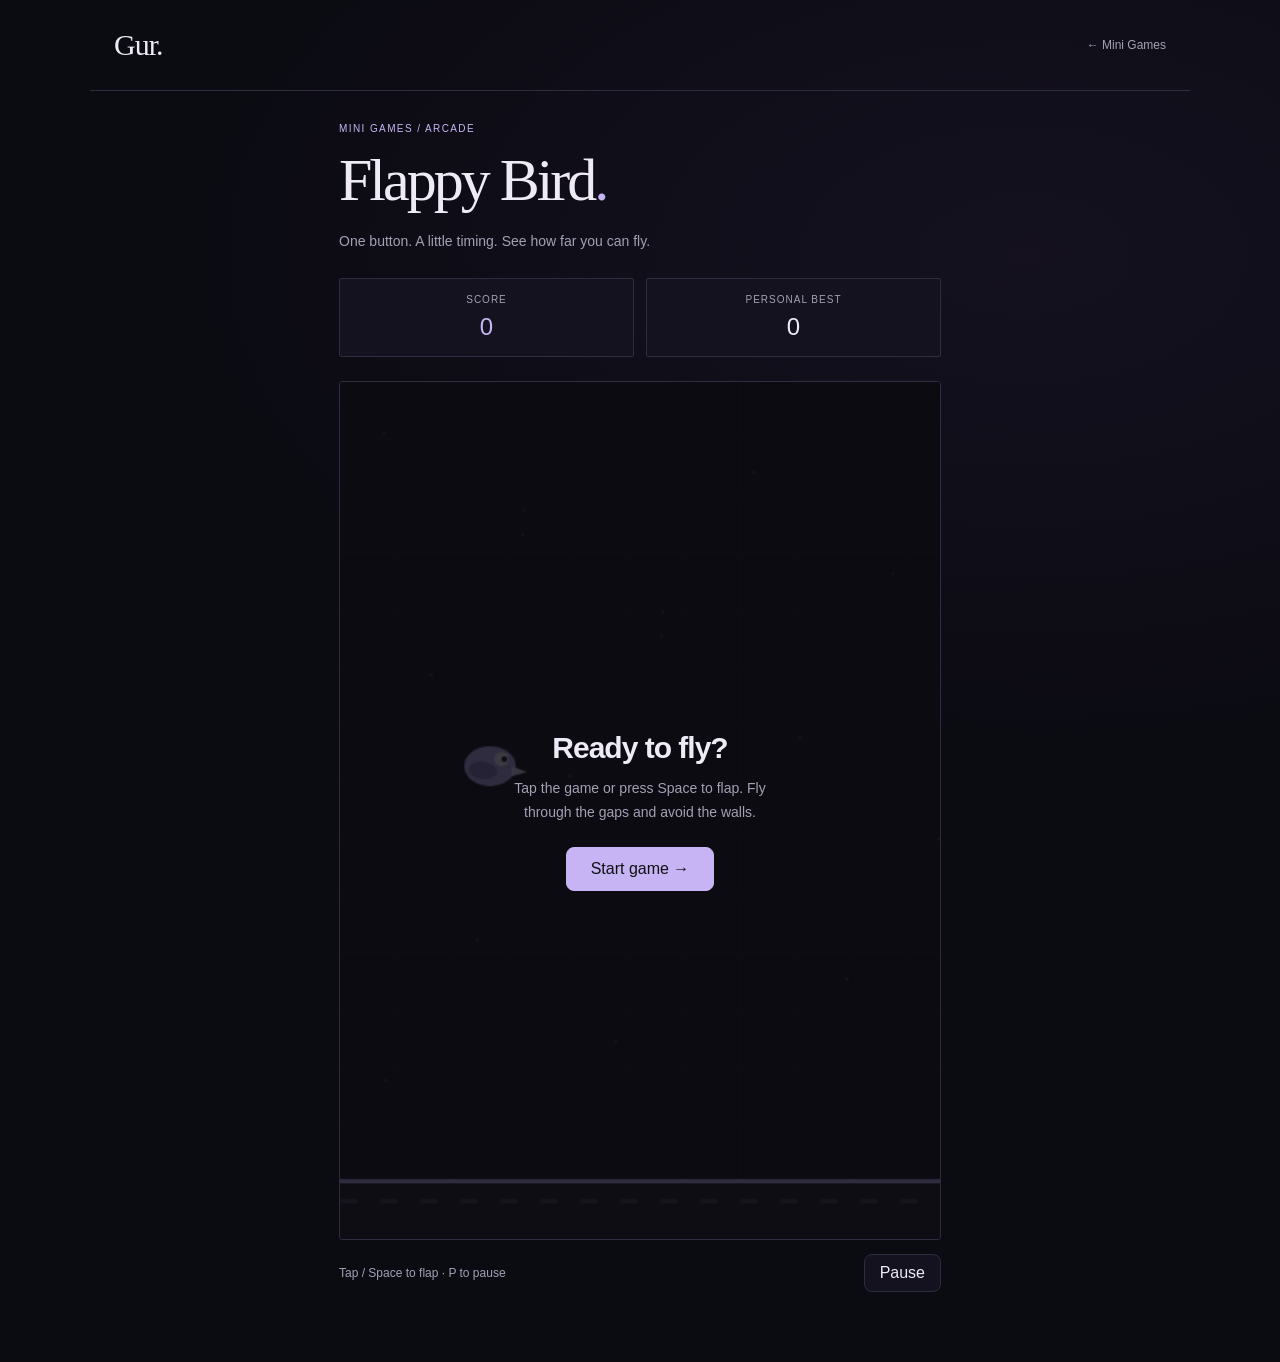
<file: games/flappy-bird.html>
<!DOCTYPE html>
<html lang="en">
<head>
  <meta charset="UTF-8">
  <meta name="viewport" content="width=device-width, initial-scale=1">
  <meta name="theme-color" content="#0b0b12">
  <title>Flappy Bird | Gurshabad Singh</title>

  <style>
    :root {
      color-scheme: dark;
      --bg: #0b0b12;
      --panel: #151515;
      --line: #303030;
      --yellow: #c6b4f5;
      --text: #eeeeee;
      --muted: #a2a2a2;
    }

    * { box-sizing: border-box; }

    body {
      margin: 0;
      background: var(--bg);
      color: var(--text);
      font-family: Inter, system-ui, sans-serif;
    }

    header {
      max-width: 1000px;
      margin: auto;
      padding: 24px;
      display: flex;
      align-items: center;
      justify-content: space-between;
    }

    a { text-decoration: none; }

    .logo {
      color: var(--yellow);
      font-size: 25px;
      font-weight: 800;
      letter-spacing: -1px;
    }

    .back {
      color: var(--muted);
      font-size: 14px;
    }

    .back:hover { color: var(--yellow); }

    main {
      max-width: 460px;
      margin: 20px auto 50px;
      padding: 0 20px;
    }

    .eyebrow {
      color: var(--yellow);
      font-size: 11px;
      letter-spacing: 3px;
      text-transform: uppercase;
    }

    h1 {
      margin: 12px 0;
      font-size: 42px;
      letter-spacing: -2px;
    }

    .intro, .help {
      color: var(--muted);
      font-size: 13px;
      line-height: 1.7;
    }

    .scores {
      display: grid;
      grid-template-columns: 1fr 1fr;
      gap: 12px;
      margin: 22px 0 16px;
    }

    .score {
      padding: 14px;
      border: 1px solid var(--line);
      border-radius: 9px;
      background: var(--panel);
      text-align: center;
    }

    .score span {
      display: block;
      color: var(--muted);
      font-size: 11px;
      letter-spacing: 1px;
    }

    .score strong {
      display: block;
      margin-top: 6px;
      font-size: 26px;
    }

    .score:first-child strong { color: var(--yellow); }

    .game {
      position: relative;
      overflow: hidden;
      border: 1px solid var(--line);
      border-radius: 14px;
      background: #101010;
    }

    canvas {
      display: block;
      width: 100%;
      aspect-ratio: 420 / 600;
      cursor: pointer;
      touch-action: none;
    }

    .overlay {
      position: absolute;
      inset: 0;
      display: flex;
      flex-direction: column;
      align-items: center;
      justify-content: center;
      padding: 24px;
      background: #0b0b12cc;
      text-align: center;
    }

    .overlay[hidden] { display: none; }

    .overlay h2 {
      margin: 0 0 12px;
      font-size: 30px;
      letter-spacing: -1px;
    }

    .overlay p {
      max-width: 260px;
      margin: 0 0 22px;
      color: var(--muted);
      font-size: 14px;
      line-height: 1.7;
    }

    button {
      padding: 12px 24px;
      border: 1px solid var(--yellow);
      border-radius: 8px;
      background: var(--yellow);
      color: #111;
      font: inherit;
      font-weight: 700;
      cursor: pointer;
    }

    button:hover { background: #ddcfff; }

    button:focus-visible, a:focus-visible, canvas:focus-visible {
      outline: 2px solid var(--yellow);
      outline-offset: 4px;
    }

    .toolbar {
      display: flex;
      justify-content: space-between;
      align-items: center;
      margin-top: 14px;
      gap: 12px;
    }

    .toolbar button {
      padding: 9px 15px;
      border-color: var(--line);
      background: var(--panel);
      color: var(--text);
      font-size: 12px;
    }

    .help { margin: 0; font-size: 12px; }

    .sr-only {
      position: absolute;
      width: 1px;
      height: 1px;
      overflow: hidden;
      clip-path: inset(50%);
      white-space: nowrap;
    }

    @media (max-width: 420px) {
      header { padding: 20px; }
      main { padding: 0 14px; }
      h1 { font-size: 36px; }
    }
  </style>
<link rel="stylesheet" href="../night.css?v=4">
</head>

<body class="arcade-page">
  <header>
    <a class="logo" href="../index.html" aria-label="Portfolio home">Gur.</a>
    <a class="back" href="../games.html">← Mini Games</a>
  </header>

  <main>
    <div class="eyebrow">Mini Games / Arcade</div>
    <h1>Flappy Bird<span style="color:var(--yellow)">.</span></h1>
    <p class="intro">
      One button. A little timing. See how far you can fly.
    </p>

    <div class="scores">
      <div class="score">
        <span>SCORE</span>
        <strong id="score">0</strong>
      </div>
      <div class="score">
        <span>PERSONAL BEST</span>
        <strong id="best">0</strong>
      </div>
    </div>

    <div class="game">
      <canvas
        id="canvas"
        tabindex="0"
        aria-label="Flappy Bird. Press Space or tap to flap. Press P to pause."
      ></canvas>

      <div id="overlay" class="overlay">
        <h2 id="overlay-title">Ready to fly?</h2>
        <p id="overlay-text">
          Tap the game or press Space to flap.
          Fly through the gaps and avoid the walls.
        </p>
        <button id="play" type="button">Start game →</button>
      </div>
    </div>

    <div class="toolbar">
      <p class="help">Tap / Space to flap · P to pause</p>
      <button id="pause" type="button" disabled>Pause</button>
    </div>

    <p id="announcement" class="sr-only" role="status" aria-live="polite"></p>
  </main>

  <script>
    const canvas = document.getElementById("canvas");
    const ctx = canvas.getContext("2d");
    const scoreElement = document.getElementById("score");
    const bestElement = document.getElementById("best");
    const overlay = document.getElementById("overlay");
    const overlayTitle = document.getElementById("overlay-title");
    const overlayText = document.getElementById("overlay-text");
    const playButton = document.getElementById("play");
    const pauseButton = document.getElementById("pause");
    const announcement = document.getElementById("announcement");

    const WIDTH = 420;
    const HEIGHT = 600;
    const FLOOR = 558;
    const GRAVITY = 1250;
    const FLAP = -390;
    const PIPE_WIDTH = 66;
    const GAP = 170;
    const SPEED = 165;
    const SPAWN_INTERVAL = 1.5;
    const BEST_KEY = "gur-flappy-best";

    const bird = {
      x: 105,
      y: 270,
      radius: 14,
      velocity: 0,
      angle: 0
    };

    let state = "ready";
    let pipes = [];
    let particles = [];
    let score = 0;
    let best = 0;
    let spawnTimer = 0;
    let worldOffset = 0;
    let elapsed = 0;
    let lastTime = 0;
    let accumulator = 0;
    let crashTime = 0;

    try {
      const saved = Number(localStorage.getItem(BEST_KEY));
      best = Number.isFinite(saved) && saved > 0 ? Math.floor(saved) : 0;
    } catch {
      best = 0;
    }

    bestElement.textContent = best;

    function resizeCanvas() {
      const scale = Math.min(window.devicePixelRatio || 1, 2);
      canvas.width = Math.round(WIDTH * scale);
      canvas.height = Math.round(HEIGHT * scale);
      ctx.setTransform(scale, 0, 0, scale, 0, 0);
      draw();
    }

    function showOverlay(title, text, button) {
      overlayTitle.textContent = title;
      overlayText.textContent = text;
      playButton.textContent = button;
      overlay.hidden = false;
    }

    function startGame() {
      bird.y = 270;
      bird.velocity = FLAP;
      bird.angle = 0;
      pipes = [];
      particles = [];
      score = 0;
      spawnTimer = 0;
      worldOffset = 0;
      accumulator = 0;

      scoreElement.textContent = "0";
      state = "playing";
      overlay.hidden = true;
      pauseButton.disabled = false;
      pauseButton.textContent = "Pause";
      announcement.textContent = "Game started.";
      canvas.focus({ preventScroll: true });
    }

    function flap() {
      if (state === "ready") {
        startGame();
        return;
      }

      if (state === "over") {
        // Prevent a rapid double tap from skipping the result screen.
        if (performance.now() - crashTime > 450) startGame();
        return;
      }

      if (state !== "playing") return;

      bird.velocity = FLAP;

      for (let i = 0; i < 4; i++) {
        particles.push({
          x: bird.x - 12,
          y: bird.y + 5,
          vx: -50 - Math.random() * 60,
          vy: (Math.random() - 0.5) * 70,
          life: 0.32,
          maxLife: 0.32
        });
      }
    }

    function togglePause() {
      if (state === "playing") {
        state = "paused";
        pauseButton.textContent = "Resume";
        showOverlay("Flight paused", "Take a breather. Your flight is waiting.", "Resume →");
        announcement.textContent = "Game paused.";
      } else if (state === "paused") {
        state = "playing";
        accumulator = 0;
        overlay.hidden = true;
        pauseButton.textContent = "Pause";
        announcement.textContent = "Game resumed.";
        canvas.focus({ preventScroll: true });
      }
    }

    function endGame() {
      if (state !== "playing") return;

      state = "over";
      crashTime = performance.now();
      pauseButton.disabled = true;

      const newBest = score > best;

      if (newBest) {
        best = score;
        bestElement.textContent = best;

        try {
          localStorage.setItem(BEST_KEY, String(best));
        } catch {
          // The game still works when browser storage is unavailable.
        }
      }

      const message = newBest
        ? `New personal best: ${score}. Ready to beat it?`
        : `You scored ${score}. Your personal best is ${best}.`;

      showOverlay(newBest ? "New best!" : "Flight over.", message, "Play again →");
      announcement.textContent = `Game over. ${message}`;
    }

    function spawnPipe() {
      // Keep the gap comfortably away from the ceiling and floor.
      const gapTop = 80 + Math.random() * 235;

      pipes.push({
        x: WIDTH + 20,
        gapTop,
        passed: false
      });
    }

    function circleHitsRectangle(cx, cy, radius, x, y, width, height) {
      const nearestX = Math.max(x, Math.min(cx, x + width));
      const nearestY = Math.max(y, Math.min(cy, y + height));
      const dx = cx - nearestX;
      const dy = cy - nearestY;
      return dx * dx + dy * dy <= radius * radius;
    }

    function update(dt) {
      bird.velocity += GRAVITY * dt;
      bird.y += bird.velocity * dt;

      const targetAngle = Math.max(-0.45, Math.min(1.15, bird.velocity / 550));
      bird.angle += (targetAngle - bird.angle) * Math.min(1, dt * 12);

      worldOffset += SPEED * dt;
      spawnTimer += dt;

      if (spawnTimer >= SPAWN_INTERVAL) {
        spawnTimer -= SPAWN_INTERVAL;
        spawnPipe();
      }

      for (const pipe of pipes) {
        pipe.x -= SPEED * dt;

        const bottomY = pipe.gapTop + GAP;

        // Include the slightly wider lips in the collision boxes.
        const hitsTop = circleHitsRectangle(
          bird.x, bird.y, bird.radius,
          pipe.x - 4, 0, PIPE_WIDTH + 8, pipe.gapTop
        );

        const hitsBottom = circleHitsRectangle(
          bird.x, bird.y, bird.radius,
          pipe.x - 4, bottomY, PIPE_WIDTH + 8, FLOOR - bottomY
        );

        if (hitsTop || hitsBottom) {
          endGame();
          return;
        }

        if (!pipe.passed && pipe.x + PIPE_WIDTH + 4 < bird.x - bird.radius) {
          pipe.passed = true;
          score++;
          scoreElement.textContent = score;
          announcement.textContent = `Score ${score}.`;
        }
      }

      pipes = pipes.filter(pipe => pipe.x + PIPE_WIDTH + 8 > 0);

      if (bird.y - bird.radius <= 0 || bird.y + bird.radius >= FLOOR) {
        endGame();
        return;
      }

      for (const particle of particles) {
        particle.x += particle.vx * dt;
        particle.y += particle.vy * dt;
        particle.life -= dt;
      }

      particles = particles.filter(particle => particle.life > 0);
    }

    function drawBackground() {
      ctx.fillStyle = "#101010";
      ctx.fillRect(0, 0, WIDTH, HEIGHT);

      // Quiet grid moving behind the play area.
      ctx.strokeStyle = "#ffffff06";
      ctx.lineWidth = 1;
      const offset = (worldOffset * 0.25) % 40;

      ctx.beginPath();

      for (let x = -offset; x < WIDTH; x += 40) {
        ctx.moveTo(x, 0);
        ctx.lineTo(x, FLOOR);
      }

      for (let y = 0; y < FLOOR; y += 40) {
        ctx.moveTo(0, y);
        ctx.lineTo(WIDTH, y);
      }

      ctx.stroke();

      ctx.fillStyle = "#c6b4f5";
      ctx.globalAlpha = 0.22;

      for (let i = 0; i < 16; i++) {
        const x = ((i * 97 + 30 - worldOffset * 0.12) % WIDTH + WIDTH) % WIDTH;
        const y = 35 + ((i * 71) % 470);
        ctx.fillRect(x, y, 2, 2);
      }

      ctx.globalAlpha = 1;
    }

    function drawPipe(pipe) {
      const bottomY = pipe.gapTop + GAP;

      ctx.fillStyle = "#232323";
      ctx.fillRect(pipe.x, 0, PIPE_WIDTH, pipe.gapTop);
      ctx.fillRect(pipe.x, bottomY, PIPE_WIDTH, FLOOR - bottomY);

      ctx.strokeStyle = "#555";
      ctx.lineWidth = 1;
      ctx.strokeRect(pipe.x + 0.5, -1, PIPE_WIDTH - 1, pipe.gapTop);
      ctx.strokeRect(pipe.x + 0.5, bottomY, PIPE_WIDTH - 1, FLOOR - bottomY);

      // Lavender rims make each opening easy to read.
      ctx.fillStyle = "#c6b4f5";
      ctx.fillRect(pipe.x - 4, pipe.gapTop - 12, PIPE_WIDTH + 8, 12);
      ctx.fillRect(pipe.x - 4, bottomY, PIPE_WIDTH + 8, 12);

      ctx.fillStyle = "#ffffff08";
      ctx.fillRect(pipe.x + 8, 0, 7, pipe.gapTop - 12);
      ctx.fillRect(pipe.x + 8, bottomY + 12, 7, FLOOR - bottomY - 12);
    }

    function drawBird() {
      const idle = state === "ready";
      const y = idle ? bird.y + Math.sin(elapsed * 3) * 7 : bird.y;
      const wingMotion = Math.sin(elapsed * 24) * 0.45;

      ctx.save();
      ctx.translate(bird.x, y);
      ctx.rotate(idle ? 0 : bird.angle);

      ctx.fillStyle = "#c6b4f5";
      ctx.beginPath();
      ctx.ellipse(0, 0, 18, 14, 0, 0, Math.PI * 2);
      ctx.fill();

      // Animated wing.
      ctx.save();
      ctx.translate(-5, 3);
      ctx.rotate(wingMotion);
      ctx.fillStyle = "#9381c4";
      ctx.beginPath();
      ctx.ellipse(0, 0, 10, 6, -0.3, 0, Math.PI * 2);
      ctx.fill();
      ctx.restore();

      // Eye.
      ctx.fillStyle = "#fff";
      ctx.beginPath();
      ctx.arc(8, -5, 5, 0, Math.PI * 2);
      ctx.fill();

      ctx.fillStyle = "#111";
      ctx.beginPath();
      ctx.arc(10, -5, 2, 0, Math.PI * 2);
      ctx.fill();

      // Beak.
      ctx.fillStyle = "#eee6ff";
      ctx.beginPath();
      ctx.moveTo(15, 0);
      ctx.lineTo(26, 4);
      ctx.lineTo(15, 7);
      ctx.closePath();
      ctx.fill();

      ctx.restore();
    }

    function draw() {
      ctx.clearRect(0, 0, WIDTH, HEIGHT);
      drawBackground();

      for (const pipe of pipes) drawPipe(pipe);

      for (const particle of particles) {
        ctx.globalAlpha = particle.life / particle.maxLife;
        ctx.fillStyle = "#c6b4f5";
        ctx.beginPath();
        ctx.arc(particle.x, particle.y, 2, 0, Math.PI * 2);
        ctx.fill();
      }

      ctx.globalAlpha = 1;
      drawBird();

      // Floor with scrolling yellow marks.
      ctx.fillStyle = "#181818";
      ctx.fillRect(0, FLOOR, WIDTH, HEIGHT - FLOOR);
      ctx.fillStyle = "#c6b4f5";
      ctx.fillRect(0, FLOOR, WIDTH, 3);

      ctx.globalAlpha = 0.25;
      const offset = worldOffset % 28;

      for (let x = -offset; x < WIDTH; x += 28) {
        ctx.fillRect(x, FLOOR + 14, 12, 3);
      }

      ctx.globalAlpha = 1;
    }

    function frame(timestamp) {
      const dt = lastTime ? Math.min((timestamp - lastTime) / 1000, 0.05) : 0;
      lastTime = timestamp;

      if (state === "playing" || state === "ready") elapsed += dt;

      // Fixed physics steps keep flight consistent across refresh rates.
      if (state === "playing") {
        accumulator += dt;
        const step = 1 / 120;

        while (accumulator >= step && state === "playing") {
          update(step);
          accumulator -= step;
        }
      } else {
        accumulator = 0;
      }

      draw();
      requestAnimationFrame(frame);
    }

    canvas.addEventListener("pointerdown", event => {
      event.preventDefault();
      canvas.focus({ preventScroll: true });
      flap();
    });

    playButton.addEventListener("click", () => {
      if (state === "paused") togglePause();
      else startGame();
    });

    pauseButton.addEventListener("click", togglePause);

    document.addEventListener("keydown", event => {
      if (
        event.repeat ||
        event.ctrlKey ||
        event.metaKey ||
        event.altKey ||
        event.target.closest("input, textarea, select, [contenteditable]")
      ) return;

      // Let focused buttons keep their normal keyboard behavior.
      if (event.target.closest("button, a")) return;

      if (event.code === "Space" || event.code === "ArrowUp") {
        event.preventDefault();
        flap();
      }

      if (event.code === "KeyP" || event.code === "Escape") {
        event.preventDefault();
        togglePause();
      }
    });

    document.addEventListener("visibilitychange", () => {
      if (document.hidden && state === "playing") togglePause();
      lastTime = 0;
      accumulator = 0;
    });

    window.addEventListener("resize", resizeCanvas);

    resizeCanvas();
    requestAnimationFrame(frame);
  </script>
</body>
</html>
</file>
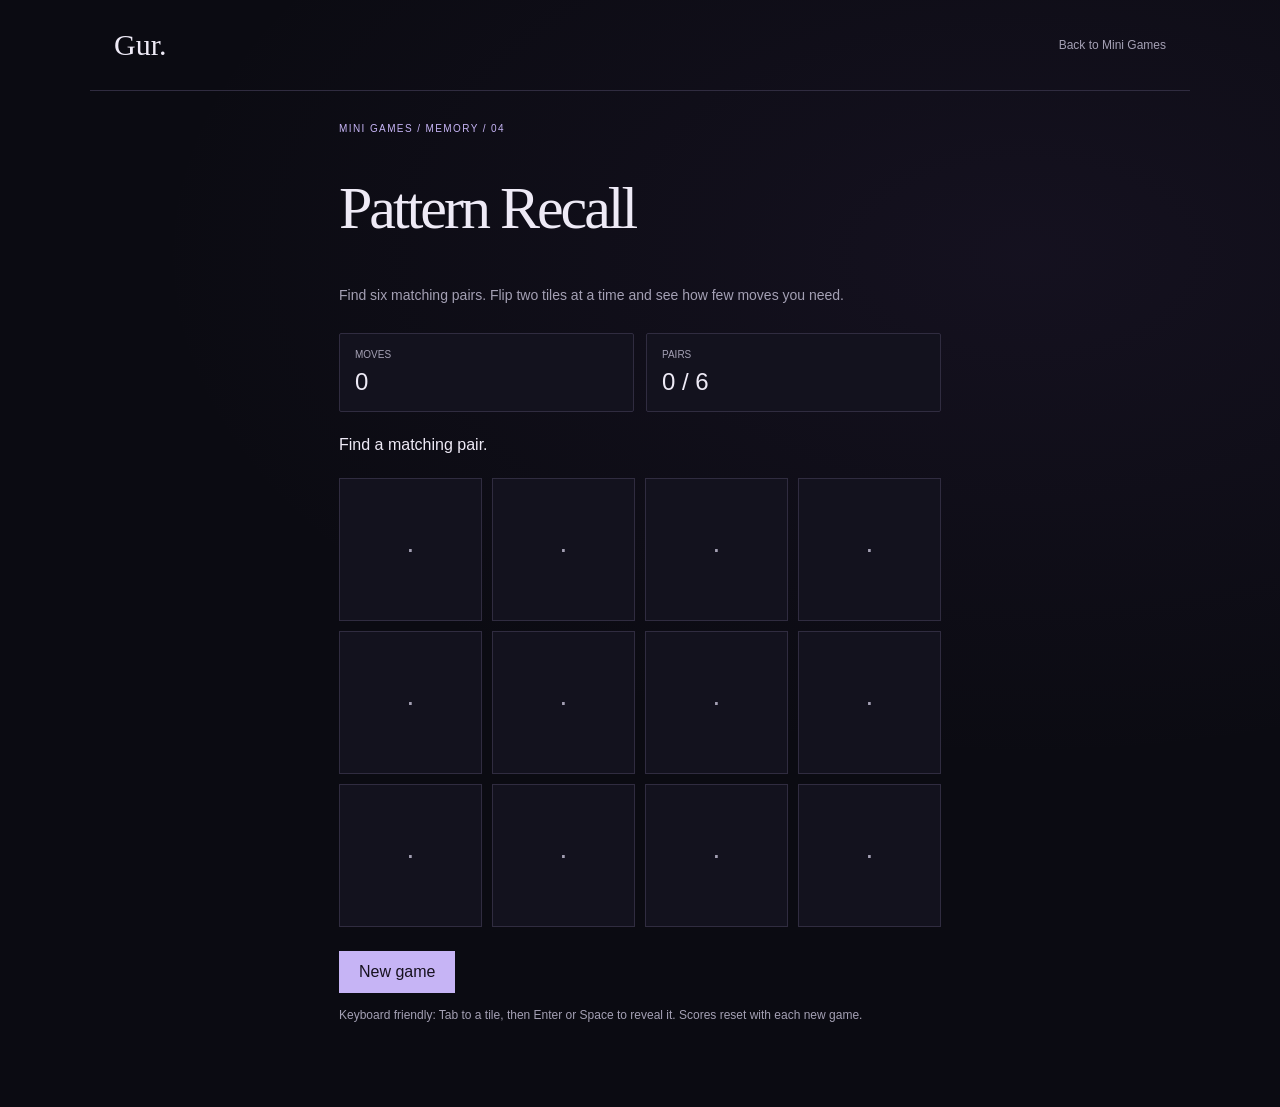
<file: games/pattern-recall.html>
<!DOCTYPE html>
<html lang="en"><head><meta charset="UTF-8"><meta name="viewport" content="width=device-width, initial-scale=1"><meta name="theme-color" content="#0b0b12"><title>Pattern Recall | Gurshabad Singh</title><link rel="stylesheet" href="../night.css?v=4"><script src="arcade.js?v=4" defer></script></head>
<body class="arcade-page" data-game="pattern-recall"><header><a class="logo" href="../index.html">Gur.</a><a class="back" href="../games.html">Back to Mini Games</a></header><main><p class="eyebrow">Mini Games / Memory / 04</p><h1>Pattern Recall</h1><p class="intro">Find six matching pairs. Flip two tiles at a time and see how few moves you need.</p><div class="scores"><div class="score"><span>Moves</span><strong id="moves">0</strong></div><div class="score"><span>Pairs</span><strong id="pairs">0 / 6</strong></div></div><p id="game-status" role="status">Find a matching pair.</p><div class="memory-grid" id="memory-grid" role="group" aria-label="Memory tiles"></div><button class="arcade-button" id="restart" type="button">New game</button><p class="note">Keyboard friendly: Tab to a tile, then Enter or Space to reveal it. Scores reset with each new game.</p></main></body></html>
</file>
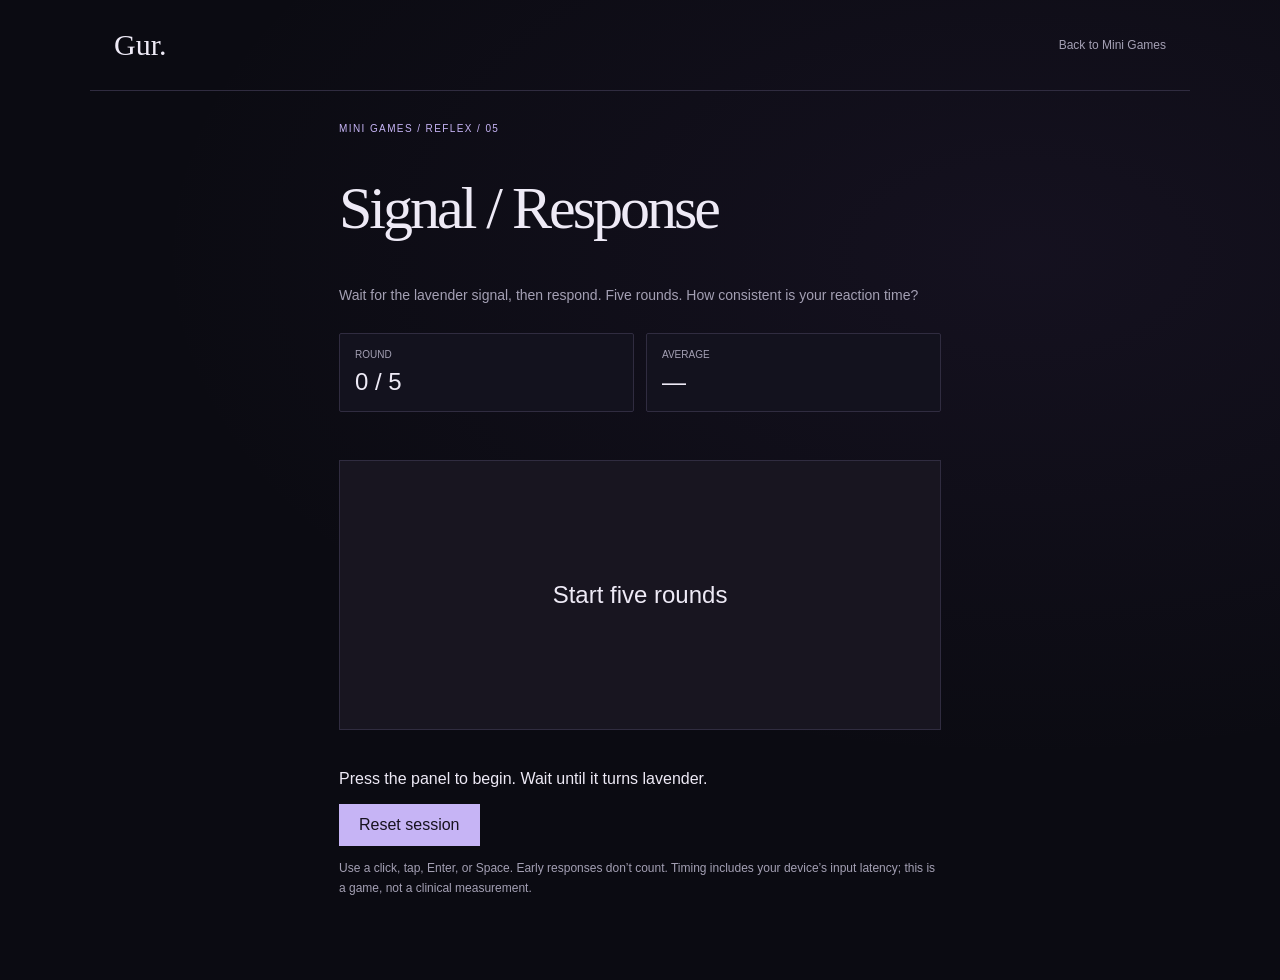
<file: games/signal-response.html>
<!DOCTYPE html>
<html lang="en"><head><meta charset="UTF-8"><meta name="viewport" content="width=device-width, initial-scale=1"><meta name="theme-color" content="#0b0b12"><title>Signal / Response | Gurshabad Singh</title><link rel="stylesheet" href="../night.css?v=4"><script src="arcade.js?v=4" defer></script></head>
<body class="arcade-page" data-game="signal-response"><header><a class="logo" href="../index.html">Gur.</a><a class="back" href="../games.html">Back to Mini Games</a></header><main><p class="eyebrow">Mini Games / Reflex / 05</p><h1>Signal / Response</h1><p class="intro">Wait for the lavender signal, then respond. Five rounds. How consistent is your reaction time?</p><div class="scores"><div class="score"><span>Round</span><strong id="round">0 / 5</strong></div><div class="score"><span>Average</span><strong id="average">—</strong></div></div><button class="signal-pad" id="signal-pad" data-state="idle" type="button">Start five rounds</button><p id="game-status" role="status">Press the panel to begin. Wait until it turns lavender.</p><ol id="results" class="signal-results" aria-label="Reaction times"></ol><button class="arcade-button" id="restart" type="button">Reset session</button><p class="note">Use a click, tap, Enter, or Space. Early responses don’t count. Timing includes your device’s input latency; this is a game, not a clinical measurement.</p></main></body></html>
</file>
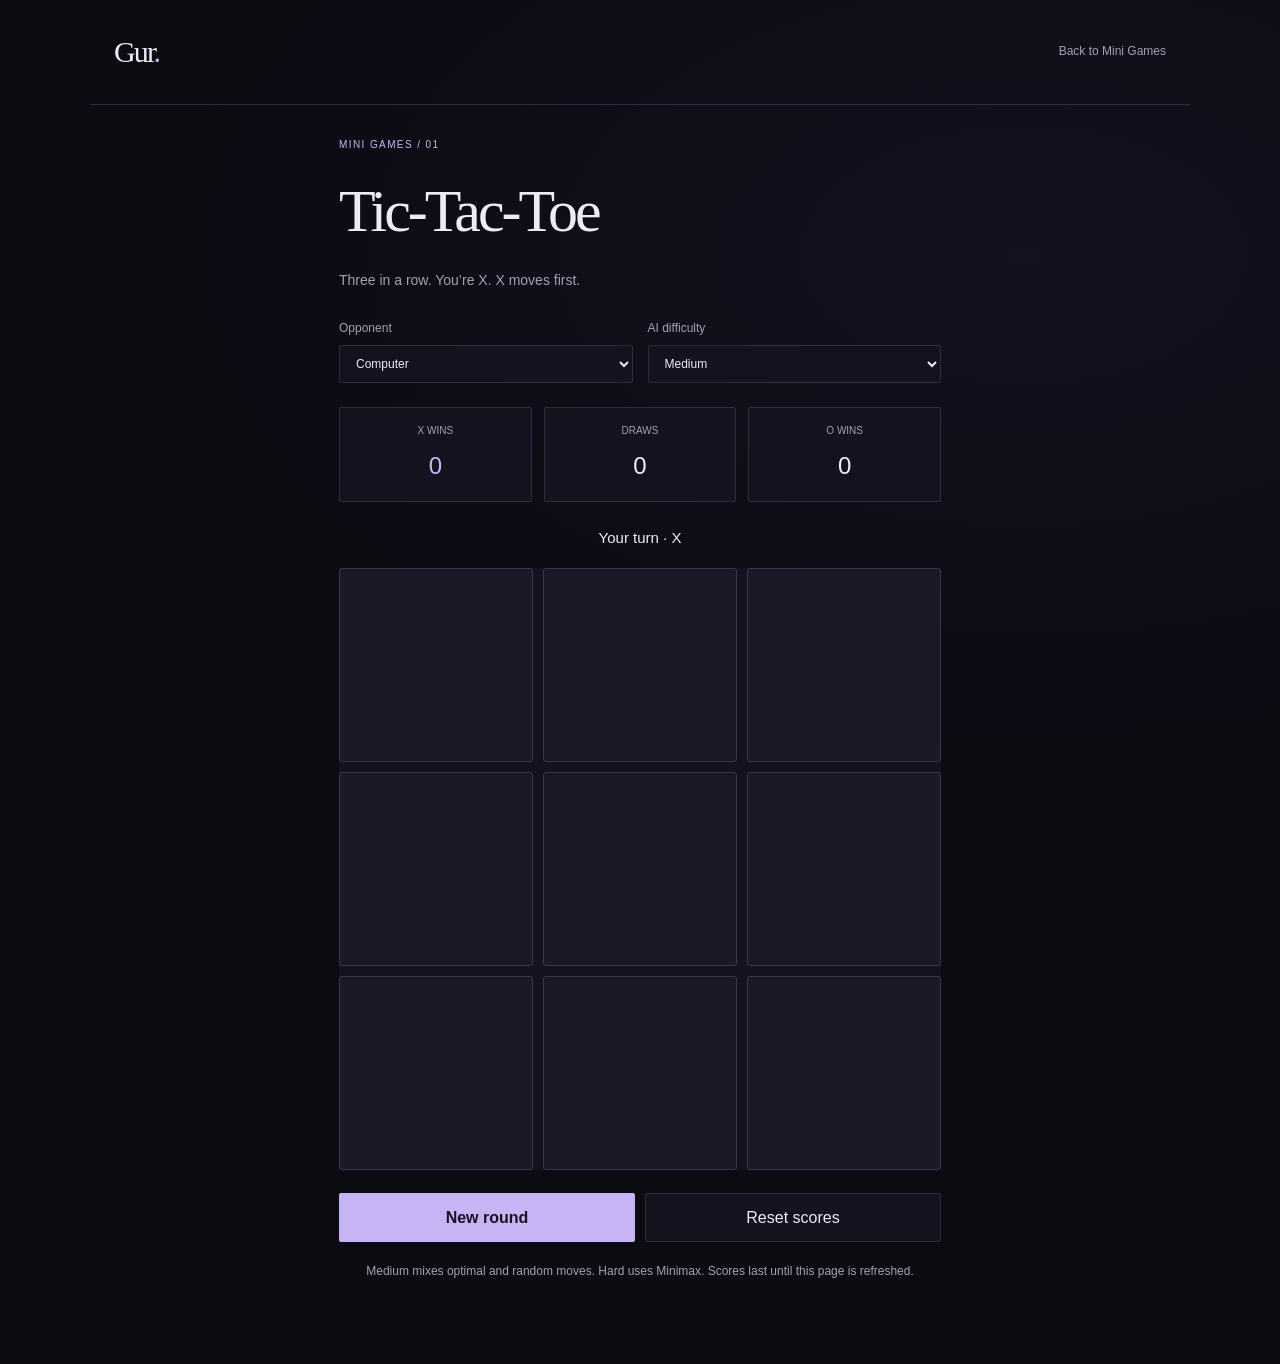
<file: games/tic-tac-toe.html>
<!DOCTYPE html>
<html lang="en">
<head>
<meta charset="UTF-8">
<meta name="viewport" content="width=device-width, initial-scale=1">
<meta name="theme-color" content="#0b0b12">
<title>Tic-Tac-Toe | Gurshabad Singh</title>

<style>
@import url("https://fonts.googleapis.com/css2?family=Inter:wght@400;500;600;700&display=swap");

:root {
  --bg: #0b0b12;
  --surface: #151515;
  --text: #eeeeee;
  --muted: #a2a2a2;
  --line: #303030;
  --yellow: #c6b4f5;
}

* { box-sizing: border-box; }

body {
  margin: 0;
  background: var(--bg);
  color: var(--text);
  font: 16px/1.6 Inter, Arial, sans-serif;
}

button, select { font: inherit; }
button { cursor: pointer; }
a { color: inherit; text-decoration: none; }

:focus-visible {
  outline: 2px solid var(--yellow);
  outline-offset: 4px;
}

header {
  max-width: 1000px;
  margin: auto;
  padding: 25px 24px;
  display: flex;
  align-items: center;
  justify-content: space-between;
  border-bottom: 1px solid var(--line);
}

.logo {
  font-size: 30px;
  font-weight: 700;
  letter-spacing: -1.8px;
}

.logo span { color: var(--yellow); }

.back-link {
  font-size: 14px;
  color: var(--muted);
}

.back-link:hover { color: var(--yellow); }

main {
  max-width: 480px;
  margin: 55px auto;
  padding: 0 24px;
}

.eyebrow {
  color: var(--yellow);
  font-size: 12px;
  letter-spacing: 1.3px;
  text-transform: uppercase;
}

h1 {
  font-size: 36px;
  letter-spacing: -1.2px;
  margin: 9px 0;
}

.description {
  color: var(--muted);
  font-size: 14px;
  margin: 0 0 26px;
}

.settings {
  display: grid;
  grid-template-columns: 1fr 1fr;
  gap: 15px;
}

label {
  display: block;
  font-size: 12px;
  color: var(--muted);
}

select {
  width: 100%;
  margin-top: 7px;
  padding: 10px 12px;
  background: var(--surface);
  color: var(--text);
  border: 1px solid var(--line);
  border-radius: 5px;
  font-size: 14px;
}

.scores {
  display: grid;
  grid-template-columns: repeat(3, 1fr);
  gap: 10px;
  margin-top: 23px;
}

.score {
  text-align: center;
  padding: 13px 8px;
  border: 1px solid var(--line);
  border-radius: 5px;
  background: var(--surface);
}

.score span {
  display: block;
  color: var(--muted);
  font-size: 12px;
}

.score strong {
  display: block;
  margin-top: 3px;
  font-size: 24px;
  font-weight: 600;
}

.score:first-child strong { color: var(--yellow); }

.status {
  min-height: 27px;
  margin: 24px 0 15px;
  text-align: center;
  font-size: 15px;
}

.board {
  display: grid;
  grid-template-columns: repeat(3, 1fr);
  gap: 10px;
}

.cell {
  aspect-ratio: 1;
  border: 1px solid var(--line);
  border-radius: 7px;
  background: var(--surface);
  color: var(--text);
  font-size: clamp(42px, 12vw, 65px);
  font-weight: 500;
  display: grid;
  place-items: center;
  transition: border-color .18s, background .18s;
}

.cell:hover:not(:disabled) {
  border-color: var(--yellow);
  background: #1c1b14;
}

.cell.x { color: var(--yellow); }

.cell:disabled {
  cursor: default;
  opacity: 1;
}

.cell.winner {
  background: #29230e;
  border-color: var(--yellow);
}

.cell.played {
  animation: place .18s ease;
}

.actions {
  display: flex;
  gap: 10px;
  margin-top: 23px;
}

.action {
  flex: 1;
  border: 1px solid var(--line);
  border-radius: 5px;
  padding: 11px 12px;
  background: transparent;
  color: var(--text);
  font-size: 14px;
}

.action.primary {
  color: #111;
  background: var(--yellow);
  border-color: var(--yellow);
  font-weight: 600;
}

.action:hover { border-color: #777; }
.action.primary:hover { background: #ffd500; }

.note {
  color: var(--muted);
  font-size: 12px;
  text-align: center;
  margin-top: 19px;
}

@keyframes place {
  from { transform: scale(.94); }
  to { transform: scale(1); }
}

@media (max-width: 420px) {
  main { margin-top: 35px; }
  h1 { font-size: 32px; }
  .board { gap: 8px; }
}

@media (prefers-reduced-motion: reduce) {
  *, *::before, *::after {
    animation: none !important;
    transition: none !important;
  }
}
</style>
<link rel="stylesheet" href="../night.css?v=4">
</head>

<body class="arcade-page">
<header>
  <a class="logo" href="../index.html" aria-label="Portfolio home">
    Gur<span>.</span>
  </a>
  <a class="back-link" href="../games.html">Back to Mini Games</a>
</header>

<main>
  <p class="eyebrow">Mini Games / 01</p>
  <h1>Tic-Tac-Toe</h1>
  <p class="description">Three in a row. You’re X. X moves first.</p>

  <div class="settings">
    <label>
      Opponent
      <select id="mode">
        <option value="computer">Computer</option>
        <option value="friend">Friend · local two-player</option>
      </select>
    </label>

    <label>
      AI difficulty
      <select id="difficulty">
        <option value="easy">Easy</option>
        <option value="medium" selected>Medium</option>
        <option value="hard">Hard</option>
      </select>
    </label>
  </div>

  <div class="scores" aria-label="Session scores">
    <div class="score">
      <span>X wins</span>
      <strong id="x-score">0</strong>
    </div>
    <div class="score">
      <span>Draws</span>
      <strong id="draw-score">0</strong>
    </div>
    <div class="score">
      <span>O wins</span>
      <strong id="o-score">0</strong>
    </div>
  </div>

  <p class="status" id="status" role="status" aria-live="polite">
    Your turn · X
  </p>

  <div class="board" id="board" role="group" aria-label="Tic-Tac-Toe board">
    <button class="cell" type="button" data-index="0"></button>
    <button class="cell" type="button" data-index="1"></button>
    <button class="cell" type="button" data-index="2"></button>
    <button class="cell" type="button" data-index="3"></button>
    <button class="cell" type="button" data-index="4"></button>
    <button class="cell" type="button" data-index="5"></button>
    <button class="cell" type="button" data-index="6"></button>
    <button class="cell" type="button" data-index="7"></button>
    <button class="cell" type="button" data-index="8"></button>
  </div>

  <div class="actions">
    <button class="action primary" id="new-round" type="button">
      New round
    </button>
    <button class="action" id="reset-scores" type="button">
      Reset scores
    </button>
  </div>

  <p class="note" id="note">
    Medium mixes optimal and random moves. Hard uses Minimax.
    Scores last until this page is refreshed.
  </p>
</main>

<script>
"use strict";

const cells = [...document.querySelectorAll(".cell")];
const statusElement = document.getElementById("status");
const modeSelect = document.getElementById("mode");
const difficultySelect = document.getElementById("difficulty");

const winningLines = [
  [0, 1, 2],
  [3, 4, 5],
  [6, 7, 8],
  [0, 3, 6],
  [1, 4, 7],
  [2, 5, 8],
  [0, 4, 8],
  [2, 4, 6]
];

let board = Array(9).fill("");
let currentPlayer = "X";
let gameOver = false;
let thinking = false;
let computerTimer = null;
let roundId = 0;

const scores = { X: 0, O: 0, draw: 0 };

function getResult(state) {
  for (const line of winningLines) {
    const [a, b, c] = line;

    if (
      state[a] &&
      state[a] === state[b] &&
      state[a] === state[c]
    ) {
      return { winner: state[a], line };
    }
  }

  if (state.every(Boolean)) {
    return { winner: "draw", line: [] };
  }

  return null;
}

function emptySquares(state) {
  return state
    .map((value, index) => value === "" ? index : -1)
    .filter(index => index !== -1);
}

function updateScores() {
  document.getElementById("x-score").textContent = scores.X;
  document.getElementById("o-score").textContent = scores.O;
  document.getElementById("draw-score").textContent = scores.draw;
}

function renderBoard() {
  cells.forEach((cell, index) => {
    const value = board[index];

    cell.textContent = value;
    cell.classList.toggle("x", value === "X");
    cell.classList.toggle("o", value === "O");
    cell.disabled = Boolean(value) || gameOver || thinking;

    const row = Math.floor(index / 3) + 1;
    const column = index % 3 + 1;

    cell.setAttribute(
      "aria-label",
      `Row ${row}, column ${column}: ${value || "empty"}`
    );
  });
}

function updateStatus() {
  if (gameOver) return;

  if (thinking) {
    statusElement.textContent = "Computer is thinking · O";
  } else if (modeSelect.value === "computer") {
    statusElement.textContent = "Your turn · X";
  } else {
    statusElement.textContent = `Player ${currentPlayer}’s turn`;
  }
}

function finishRound(result) {
  gameOver = true;
  thinking = false;
  scores[result.winner]++;
  updateScores();

  if (result.winner === "draw") {
    statusElement.textContent = "Draw. Try another round.";
  } else {
    result.line.forEach(index => {
      cells[index].classList.add("winner");
    });

    if (modeSelect.value === "computer") {
      statusElement.textContent =
        result.winner === "X"
          ? "You win!"
          : "Computer wins.";
    } else {
      statusElement.textContent = `Player ${result.winner} wins!`;
    }
  }

  renderBoard();
}

function placeMove(index, player) {
  board[index] = player;

  cells[index].classList.remove("played");
  void cells[index].offsetWidth;
  cells[index].classList.add("played");

  const result = getResult(board);

  if (result) {
    finishRound(result);
    return true;
  }

  return false;
}

function randomMove() {
  const options = emptySquares(board);
  return options[Math.floor(Math.random() * options.length)];
}

/*
  Minimax:
  O is the computer and maximizes the score.
  X minimizes it.
  Depth favors quicker wins and slower losses.
*/
function minimax(state, player, depth) {
  const result = getResult(state);

  if (result) {
    if (result.winner === "O") return 10 - depth;
    if (result.winner === "X") return depth - 10;
    return 0;
  }

  const options = emptySquares(state);
  let best = player === "O" ? -Infinity : Infinity;

  for (const index of options) {
    state[index] = player;

    const score = minimax(
      state,
      player === "O" ? "X" : "O",
      depth + 1
    );

    state[index] = "";

    best = player === "O"
      ? Math.max(best, score)
      : Math.min(best, score);
  }

  return best;
}

function optimalMove() {
  let bestScore = -Infinity;
  let bestMoves = [];

  for (const index of emptySquares(board)) {
    board[index] = "O";
    const score = minimax(board, "X", 0);
    board[index] = "";

    if (score > bestScore) {
      bestScore = score;
      bestMoves = [index];
    } else if (score === bestScore) {
      bestMoves.push(index);
    }
  }

  return bestMoves[Math.floor(Math.random() * bestMoves.length)];
}

function chooseComputerMove() {
  const difficulty = difficultySelect.value;

  if (difficulty === "easy") return randomMove();

  if (difficulty === "medium" && Math.random() < 0.35) {
    return randomMove();
  }

  return optimalMove();
}

function computerTurn() {
  thinking = true;
  renderBoard();
  updateStatus();

  const scheduledRound = roundId;

  computerTimer = setTimeout(() => {
    computerTimer = null;

    if (
      scheduledRound !== roundId ||
      gameOver ||
      modeSelect.value !== "computer"
    ) {
      return;
    }

    const index = chooseComputerMove();
    thinking = false;

    if (index === undefined) return;

    const ended = placeMove(index, "O");

    if (!ended) {
      currentPlayer = "X";
      renderBoard();
      updateStatus();
    }
  }, 400);
}

function handleCell(index) {
  if (board[index] || gameOver || thinking) return;

  const ended = placeMove(index, currentPlayer);
  if (ended) return;

  if (modeSelect.value === "computer") {
    currentPlayer = "O";
    computerTurn();
  } else {
    currentPlayer = currentPlayer === "X" ? "O" : "X";
    renderBoard();
    updateStatus();
  }
}

function newRound() {
  if (computerTimer !== null) {
    clearTimeout(computerTimer);
    computerTimer = null;
  }

  roundId++;
  board = Array(9).fill("");
  currentPlayer = "X";
  gameOver = false;
  thinking = false;

  cells.forEach(cell => {
    cell.classList.remove("winner", "played");
  });

  renderBoard();
  updateStatus();
}

function resetScores() {
  scores.X = 0;
  scores.O = 0;
  scores.draw = 0;
  updateScores();
  newRound();
}

cells.forEach((cell, index) => {
  cell.addEventListener("click", () => handleCell(index));
});

document.getElementById("new-round")
  .addEventListener("click", newRound);

document.getElementById("reset-scores")
  .addEventListener("click", resetScores);

modeSelect.addEventListener("change", () => {
  difficultySelect.disabled = modeSelect.value === "friend";

  document.getElementById("note").textContent =
    modeSelect.value === "friend"
      ? "Two players share this device. X moves first. Scores last until refresh."
      : "Medium mixes optimal and random moves. Hard uses Minimax. Scores last until refresh.";

  resetScores();
});

difficultySelect.addEventListener("change", resetScores);

newRound();
</script>
</body>
</html>
</file>
<file: style.css>
@import url("https://fonts.googleapis.com/css2?family=Inter:wght@400;500;600;700&family=Noto+Sans+Gurmukhi:wght@400;500&display=swap");

:root {
  --bg: #0b0b0b;
  --surface: #121212;
  --text: #eeeeee;
  --muted: #a2a2a2;
  --line: #2b2b2b;
  --yellow: #fdc500;
  --yellow-hover: #ffd500;
}

* { box-sizing: border-box; }

html {
  scroll-behavior: smooth;
  scroll-padding-top: 32px;
}

body {
  margin: 0;
  background: var(--bg);
  color: var(--text);
  font: 16px/1.7 Inter, Arial, sans-serif;
  -webkit-font-smoothing: antialiased;
}

::selection { background: var(--yellow); color: #111; }
a { color: inherit; text-decoration: none; }
button, input, select, textarea { font: inherit; }
button { cursor: pointer; }
h1, h2, h3, p { margin: 0; }
h1, h2, h3 { font-weight: 600; line-height: 1.25; }

:focus-visible {
  outline: 2px solid var(--yellow);
  outline-offset: 5px;
}

[hidden] { display: none !important; }

.container {
  width: min(1100px, calc(100% - 64px));
  margin: auto;
}

.reading-progress {
  position: fixed;
  top: 0;
  left: 0;
  width: 100%;
  height: 2px;
  background: var(--yellow);
  transform: scaleX(0);
  transform-origin: left;
  z-index: 100;
  pointer-events: none;
}

header { border-bottom: 1px solid var(--line); }

.header-inner {
  min-height: 92px;
  display: flex;
  align-items: center;
  justify-content: space-between;
  gap: 25px;
}

.logo {
  font-size: 32px;
  font-weight: 700;
  letter-spacing: -1.8px;
  line-height: 1;
}

.logo span { color: var(--yellow); }

nav {
  display: flex;
  align-items: center;
  gap: 28px;
  font-size: 14px;
  color: var(--muted);
}

nav a {
  position: relative;
  padding: 6px 0;
  transition: color .2s;
}

nav a::after {
  content: "";
  position: absolute;
  left: 0;
  bottom: 0;
  height: 1px;
  width: 100%;
  background: var(--yellow);
  transform: scaleX(0);
  transform-origin: left;
  transition: transform .2s;
}

nav a:hover,
nav a[aria-current="location"] { color: var(--text); }

nav a:hover::after,
nav a[aria-current="location"]::after { transform: scaleX(1); }

nav .contact-link { color: var(--yellow); }

.menu-button {
  display: none;
  background: none;
  border: 1px solid var(--line);
  border-radius: 4px;
  color: var(--text);
  padding: 7px 12px;
  font-size: 14px;
}

.hero { padding: 83px 0 73px; }

.hero-grid {
  display: grid;
  grid-template-columns: minmax(0,1fr) 255px;
  gap: 75px;
  align-items: start;
}

.eyebrow {
  font-size: 12px;
  font-weight: 500;
  letter-spacing: 1.3px;
  text-transform: uppercase;
  color: var(--yellow);
}

h1 {
  margin-top: 20px;
  font-size: clamp(40px,5.4vw,67px);
  letter-spacing: -2.7px;
}

.gurmukhi {
  font-family: "Noto Sans Gurmukhi", sans-serif;
  font-size: 23px;
  color: var(--muted);
  margin-top: 13px;
  line-height: 1.8;
}

.hero-role {
  font-size: 20px;
  color: #d5d5d5;
  margin-top: 22px;
  letter-spacing: -.4px;
}

.hero-description {
  max-width: 650px;
  margin-top: 17px;
  color: var(--muted);
  font-size: 16px;
}

.hero-actions {
  display: flex;
  flex-wrap: wrap;
  gap: 11px;
  margin-top: 29px;
}

.button {
  min-height: 44px;
  display: inline-flex;
  align-items: center;
  justify-content: center;
  padding: 10px 18px;
  border: 1px solid #414141;
  border-radius: 4px;
  background: transparent;
  color: var(--text);
  font-size: 14px;
  font-weight: 500;
  transition: background .2s, border-color .2s, transform .2s;
}

.button:hover {
  background: #202020;
  border-color: #777;
  transform: translateY(-2px);
}

.button.primary {
  background: var(--yellow);
  border-color: var(--yellow);
  color: #111;
}

.button.primary:hover {
  background: var(--yellow-hover);
  border-color: var(--yellow-hover);
}

.profile-summary {
  margin: 9px 0 0;
  padding-top: 21px;
  border-top: 2px solid var(--yellow);
}

.profile-summary > div {
  border-bottom: 1px solid var(--line);
  padding-bottom: 20px;
  margin-bottom: 20px;
}

.profile-summary > div:last-child {
  border-bottom: 0;
  padding-bottom: 0;
  margin-bottom: 0;
}

.profile-summary dt {
  font-size: 12px;
  color: var(--muted);
  margin-bottom: 6px;
}

.profile-summary dd {
  margin: 0;
  font-size: 14px;
  color: #d4d4d4;
}

.hero-footer {
  margin-top: 55px;
  padding-top: 20px;
  border-top: 1px solid var(--line);
  display: flex;
  justify-content: space-between;
  flex-wrap: wrap;
  gap: 14px;
  color: var(--muted);
  font-size: 12px;
}

.section {
  border-top: 1px solid var(--line);
  padding: 65px 0;
}

.section-heading {
  display: flex;
  align-items: baseline;
  justify-content: space-between;
  flex-wrap: wrap;
  gap: 16px;
  margin-bottom: 30px;
}

h2 { font-size: 28px; letter-spacing: -.9px; }
.section-heading p { font-size: 14px; color: var(--muted); }

.filters {
  display: flex;
  flex-wrap: wrap;
  gap: 7px;
  margin-bottom: 22px;
}

.filters button {
  border: 1px solid var(--line);
  background: transparent;
  color: var(--muted);
  border-radius: 4px;
  padding: 7px 13px;
  font-size: 13px;
  transition: color .2s, border-color .2s;
}

.filters button:hover { color: var(--text); }

.filters button[aria-pressed="true"] {
  color: var(--yellow);
  border-color: #756015;
  background: #18160e;
}

.project-grid {
  display: grid;
  grid-template-columns: repeat(2,minmax(0,1fr));
  gap: 17px;
  perspective: 1000px;
}

.project-card {
  --mx: 50%;
  --my: 50%;
  --rx: 0deg;
  --ry: 0deg;
  appearance: none;
  width: 100%;
  min-height: 270px;
  display: flex;
  flex-direction: column;
  align-items: flex-start;
  position: relative;
  text-align: left;
  padding: 27px;
  border: 1px solid var(--line);
  border-radius: 6px;
  background: var(--surface);
  color: var(--text);
  overflow: hidden;
  transform: rotateX(var(--rx)) rotateY(var(--ry));
  transition: border-color .22s, background .22s, transform .18s ease-out;
}

.project-card::before {
  content: "";
  position: absolute;
  inset: 0;
  background: radial-gradient(
    320px circle at var(--mx) var(--my),
    rgba(253,197,0,.075),
    transparent 70%
  );
  opacity: 0;
  transition: opacity .25s;
  pointer-events: none;
}

.project-card > * { position: relative; }

.project-card:hover,
.project-card:focus-visible {
  border-color: #706021;
  background: #161616;
}

.project-card:hover::before { opacity: 1; }

.project-top {
  width: 100%;
  display: flex;
  justify-content: space-between;
  align-items: center;
  gap: 15px;
  margin-bottom: 21px;
}

.project-category { font-size: 12px; color: var(--yellow); }

.project-mark {
  font-size: 23px;
  color: #777;
  line-height: 1;
  transition: color .2s, transform .2s;
}

.project-card:hover .project-mark {
  color: var(--yellow);
  transform: rotate(90deg);
}

.project-card h3 { font-size: 21px; letter-spacing: -.55px; }
.project-card p { color: var(--muted); font-size: 14px; margin-top: 11px; }

.tags { display: flex; flex-wrap: wrap; gap: 7px; margin-top: 18px; }

.tag {
  display: inline-block;
  font-size: 12px;
  line-height: 1.6;
  padding: 3px 8px;
  border: 1px solid #383838;
  border-radius: 3px;
  color: #bfbfbf;
}

.project-bottom {
  width: 100%;
  margin-top: auto;
  padding-top: 23px;
  display: flex;
  justify-content: space-between;
  align-items: center;
  gap: 15px;
  font-size: 12px;
  color: var(--muted);
}

.details-label { color: #d7d7d7; }

.research-entry {
  display: grid;
  grid-template-columns: 220px minmax(0,1fr);
  gap: 45px;
  padding: 28px 0;
  border-top: 1px solid var(--line);
}

.research-entry:first-of-type { padding-top: 0; border-top: 0; }
.research-entry h3 { font-size: 18px; letter-spacing: -.35px; }
.research-role { color: var(--yellow); font-size: 13px; margin-top: 8px; }
.metadata { color: var(--muted); font-size: 12px; margin-top: 5px; }
.research-copy p { color: var(--muted); font-size: 15px; }
.research-copy p + p { margin-top: 12px; }

.manuscripts {
  margin-top: 29px;
  padding-top: 28px;
  border-top: 1px solid var(--line);
}

.manuscripts-heading {
  display: flex;
  justify-content: space-between;
  align-items: baseline;
  flex-wrap: wrap;
  gap: 15px;
  margin-bottom: 20px;
}

.manuscripts-heading h3 { font-size: 19px; }
.manuscripts-heading span { font-size: 12px; color: var(--muted); }

.manuscript {
  display: grid;
  grid-template-columns: minmax(0,1fr) auto;
  gap: 25px;
  border-top: 1px solid var(--line);
  padding: 20px 0;
}

.manuscript h3 { font-size: 16px; font-weight: 500; }
.manuscript p { font-size: 14px; color: var(--muted); margin-top: 7px; }
.manuscript-status { font-size: 12px; color: var(--yellow); white-space: nowrap; }
.manuscript-note { font-size: 12px; color: var(--muted); margin-top: 10px; }

.about-grid {
  display: grid;
  grid-template-columns: minmax(0,1fr) 295px;
  gap: 65px;
}

.about-copy p { color: var(--muted); font-size: 15px; }
.about-copy p:first-child { color: #d2d2d2; }
.about-copy p + p { margin-top: 18px; }
.about-aside { border-left: 1px solid var(--line); padding-left: 25px; }
.about-aside h3 { font-size: 13px; font-weight: 500; color: var(--yellow); margin-bottom: 16px; }
.about-aside ul { padding: 0; margin: 0; list-style: none; }
.about-aside li { font-size: 13px; color: var(--muted); padding-bottom: 17px; }
.about-aside strong { display: block; font-weight: 500; color: #d5d5d5; margin-bottom: 3px; }

.skills {
  display: grid;
  grid-template-columns: repeat(3,1fr);
  gap: 30px;
  margin-top: 35px;
  padding-top: 27px;
  border-top: 1px solid var(--line);
}

.skills h3 { font-size: 13px; font-weight: 500; margin-bottom: 10px; }
.skills p { color: var(--muted); font-size: 13px; line-height: 1.9; }

.contact-grid {
  display: grid;
  grid-template-columns: minmax(0,1fr) minmax(0,1fr);
  gap: 70px;
}

.contact-copy { color: var(--muted); font-size: 15px; max-width: 420px; margin-top: 17px; }
.email-link { color: var(--yellow); display: inline-block; font-size: 15px; margin-top: 25px; overflow-wrap: anywhere; }

.contact-actions {
  display: flex;
  flex-wrap: wrap;
  align-items: center;
  gap: 20px;
  margin-top: 18px;
  color: var(--muted);
  font-size: 13px;
}

.contact-actions a:hover { color: var(--text); }
.copy-email { padding: 0; background: none; border: 0; color: var(--muted); }
.copy-email:hover { color: var(--yellow); }

.form-row { display: grid; grid-template-columns: 1fr 1fr; gap: 20px; }
form label { display: block; font-size: 13px; color: #bfbfbf; margin-bottom: 21px; }

input, select, textarea {
  width: 100%;
  display: block;
  background: transparent;
  border: 0;
  border-bottom: 1px solid #4a4a4a;
  border-radius: 0;
  padding: 11px 0;
  color: var(--text);
  font-size: 16px;
  transition: border-color .2s;
}

input:focus, select:focus, textarea:focus { border-bottom-color: var(--yellow); }
input::placeholder, textarea::placeholder { color: #858585; }
select option { background: #151515; }
textarea { resize: vertical; }
.form-note { color: var(--muted); font-size: 12px; margin-top: 15px; }

footer { border-top: 1px solid var(--line); }

.footer-inner {
  padding: 27px 0;
  display: flex;
  align-items: center;
  justify-content: space-between;
  flex-wrap: wrap;
  gap: 20px;
  font-size: 12px;
  color: var(--muted);
}

.footer-inner .logo { font-size: 25px; color: var(--text); }

dialog {
  color: var(--text);
  background: #101010;
  border: 1px solid #424242;
  border-radius: 7px;
  width: min(710px,calc(100% - 32px));
  max-height: 88vh;
  padding: 0;
}

dialog[open] { animation: dialog-enter .2s ease; }
dialog::backdrop { background: rgba(0,0,0,.78); backdrop-filter: blur(5px); }
.dialog-inner { padding: 33px 36px; }
.dialog-top { display: flex; align-items: center; justify-content: space-between; gap: 20px; }
.dialog-category { font-size: 12px; color: var(--yellow); }

.close-dialog {
  display: grid;
  place-items: center;
  width: 35px;
  height: 35px;
  border: 1px solid #444;
  border-radius: 4px;
  color: var(--text);
  background: transparent;
  font-size: 24px;
  line-height: 1;
}

.close-dialog:hover { background: #242424; }
dialog h2 { font-size: 31px; margin-top: 24px; letter-spacing: -.8px; }
.dialog-description { color: #c8c8c8; font-size: 15px; margin-top: 22px; }
.dialog-detail { margin-top: 25px; padding-top: 21px; border-top: 1px solid var(--line); }
.dialog-detail h3 { font-size: 14px; font-weight: 500; margin-bottom: 10px; }
.dialog-detail p { color: var(--muted); font-size: 14px; }
.dialog-actions { display: flex; gap: 10px; flex-wrap: wrap; margin-top: 28px; }

.skip-link {
  position: absolute;
  top: -100px;
  left: 20px;
  background: var(--yellow);
  color: #111;
  padding: 10px 15px;
  z-index: 150;
}

.skip-link:focus { top: 10px; }

.sr-only {
  position: absolute;
  width: 1px;
  height: 1px;
  padding: 0;
  margin: -1px;
  overflow: hidden;
  clip-path: inset(50%);
  white-space: nowrap;
  border: 0;
}

.hero-intro { animation: enter .6s ease both; }
.profile-summary { animation: enter .7s ease both; }

.reveal.pending { opacity: 0; transform: translateY(14px); }
.reveal.visible { animation: enter .5s ease both; }

@keyframes enter {
  from { opacity: 0; translate: 0 14px; }
  to { opacity: 1; translate: 0 0; }
}

@keyframes dialog-enter {
  from { opacity: 0; transform: translateY(8px) scale(.99); }
  to { opacity: 1; transform: translateY(0) scale(1); }
}

@media (max-width: 900px) {
  .hero-grid { gap: 40px; }
  .contact-grid { gap: 40px; }
  .about-grid { grid-template-columns: minmax(0,1fr) 250px; gap: 40px; }
}

@media (max-width: 720px) {
  .container { width: calc(100% - 40px); }
  .header-inner { min-height: 76px; }
  .logo { font-size: 29px; }
  .menu-button { display: block; }

  nav {
    display: none;
    position: absolute;
    top: 76px;
    left: 0;
    right: 0;
    padding: 21px 20px;
    background: var(--bg);
    border-bottom: 1px solid var(--line);
    z-index: 20;
    gap: 21px;
    flex-wrap: wrap;
  }

  nav.open { display: flex; }
  .hero { padding: 50px 0 45px; }
  .hero-grid { grid-template-columns: 1fr; gap: 32px; }
  h1 { font-size: clamp(37px,9vw,55px); letter-spacing: -1.8px; }
  .gurmukhi { font-size: 21px; }
  .hero-role { font-size: 19px; }

  .profile-summary {
    display: grid;
    grid-template-columns: 1fr 1fr;
    gap: 20px;
    margin-top: 0;
  }

  .profile-summary > div { margin: 0; padding: 0; border-bottom: 0; }
  .hero-footer { margin-top: 32px; }
  .section { padding: 45px 0; }
  .section-heading { display: block; margin-bottom: 24px; }
  .section-heading p { margin-top: 9px; }
  h2 { font-size: 25px; }
  .project-grid { grid-template-columns: 1fr; }
  .project-card { min-height: 250px; padding: 23px; }
  .research-entry { grid-template-columns: 1fr; gap: 15px; padding: 24px 0; }
  .manuscript { grid-template-columns: 1fr; gap: 10px; }
  .about-grid, .contact-grid { grid-template-columns: 1fr; gap: 30px; }
  .about-aside { border-left: 0; border-top: 1px solid var(--line); padding: 23px 0 0; }
  .skills { grid-template-columns: 1fr; gap: 22px; }
  .form-row { grid-template-columns: 1fr; gap: 0; }
  .dialog-inner { padding: 25px; }
  dialog h2 { font-size: 27px; }
}

@media (prefers-reduced-motion: reduce) {
  html { scroll-behavior: auto; }

  *, *::before, *::after {
    animation: none !important;
    transition: none !important;
  }

  .reveal.pending { opacity: 1; transform: none; }
  .project-card { transform: none; }
}

/* Motion language: warm light, precise lines, and soft spring settling. */
.hero { position: relative; isolation: isolate; }
.hero-atmosphere {
  position: absolute;
  inset: 0 -30px;
  overflow: hidden;
  z-index: -1;
  pointer-events: none;
  mask-image: linear-gradient(transparent, #000 15%, #000 65%, transparent);
}
.aurora {
  position: absolute;
  width: 85%;
  height: 115%;
  top: -30%;
  right: -15%;
  background: radial-gradient(ellipse at 60% 40%, #fdc50019, transparent 60%),
    radial-gradient(ellipse at 30% 70%, #d68d1110, transparent 50%);
  animation: aurora-drift 16s ease-in-out infinite alternate;
}
.hero-gridlines {
  position: absolute;
  inset: 0;
  background-image: linear-gradient(#fdc50009 1px, transparent 1px), linear-gradient(90deg, #fdc50009 1px, transparent 1px);
  background-size: 56px 56px;
  mask-image: radial-gradient(ellipse at 80% 30%, #000, transparent 65%);
}
@keyframes aurora-drift {
  from { transform: translate(-5%, 0) rotate(-8deg) scale(1); }
  to { transform: translate(5%, 8%) rotate(8deg) scale(1.15); }
}
.hero-intro, .profile-summary, .games-intro { animation: none; }
.word-mask { display: inline-block; overflow: clip; vertical-align: bottom; padding-bottom: .12em; margin-bottom: -.12em; }
.word-mask > span { display: inline-block; }
.title-accent {
  color: var(--yellow);
  background: linear-gradient(110deg, #fdc500 15%, #fff4c0 45%, #fdc500 65%);
  background-size: 220% 100%;
  background-clip: text;
  -webkit-text-fill-color: transparent;
  animation: title-light 7s ease-in-out infinite;
}
@keyframes title-light { 0%, 100% { background-position: 100% 0; } 50% { background-position: 0 0; } }
.profile-summary { position: relative; }
.profile-summary::before {
  content: "";
  position: absolute;
  top: -3px;
  left: 0;
  width: 30%;
  height: 4px;
  background: linear-gradient(90deg, transparent, #fff2ba, transparent);
  box-shadow: 0 0 22px #fdc50055;
  animation: border-sweep 6s ease-in-out infinite alternate;
}
@keyframes border-sweep { to { left: 70%; } }
.button, .copy-email {
  transition: translate .6s cubic-bezier(.16,1.6,.3,1), background .2s, border-color .2s, transform .2s, box-shadow .3s;
}
.button.primary:hover { box-shadow: 0 6px 30px #fdc50028; }
.button:active { transform: scale(.97); }
.project-card, .game-card {
  transform: perspective(1000px) rotateX(var(--rx, 0deg)) rotateY(var(--ry, 0deg));
  transition: border-color .3s, background .3s, transform .35s cubic-bezier(.2,.8,.2,1), box-shadow .3s;
}
.project-card::before, .game-card::before {
  content: "";
  position: absolute;
  inset: 0;
  border-radius: inherit;
  background: radial-gradient(420px circle at var(--mx, 50%) var(--my, 50%), #fdc50015, transparent 65%);
  pointer-events: none;
  opacity: 0;
  transition: opacity .4s;
}
.project-card.pointer-lit::before, .game-card.pointer-lit::before { opacity: 1; }
.project-card.pointer-lit, .game-card.pointer-lit {
  border-color: #8c712e;
  box-shadow: 0 16px 50px -24px #000, inset 0 1px #ffe5a010;
}
.project-card h3, .game-card h2 { transition: translate .4s cubic-bezier(.16,1,.3,1), color .3s; }
.project-card:hover h3, .game-card:hover h2 { translate: 3px 0; color: #fff1c1; }
.reveal.visible { animation: reveal-rise .8s cubic-bezier(.16,1,.3,1) var(--reveal-delay, 0ms) both; }
@keyframes reveal-rise {
  from { opacity: 0; translate: 0 28px; }
  to { opacity: 1; translate: 0 0; }
}
.filters button { transition: color .25s, border-color .25s, background .25s, box-shadow .25s; }
.filters button[aria-pressed="true"] { box-shadow: inset 0 -2px #fdc500; }
dialog[open] { animation: none; }
dialog[open]::backdrop { animation: backdrop-enter .4s ease both; }
@keyframes backdrop-enter { from { background: #0000; backdrop-filter: blur(0); } to { background: #000c; backdrop-filter: blur(8px); } }
body:has(#project-dialog[open]) { overflow: hidden; }
@view-transition { navigation: auto; }
@media (max-width: 720px) {
  .hero-atmosphere { inset-inline: -15px; }
  .aurora { animation: none; }
}
@media (prefers-reduced-motion: reduce) {
  .title-accent { background: none; -webkit-text-fill-color: currentColor; }
  .project-card, .game-card { transform: none !important; }
  .button, .copy-email, .project-card h3, .game-card h2 { translate: none !important; }
  .reveal.pending { opacity: 1; translate: none; }
  ::view-transition-group(*), ::view-transition-old(*), ::view-transition-new(*) { animation: none !important; }
}

/* Editorial scroll sequence: driven by scroll position, with native scrolling. */
.scroll-story { padding: 95px 0 0; border-top: 1px solid var(--line); overflow: clip; }
.story-layout { display: grid; grid-template-columns: 220px minmax(0, 1fr); gap: 45px; }
.story-layout > .eyebrow { padding-top: 15px; }
.scroll-words { font-size: clamp(36px, 4.9vw, 68px); line-height: 1.12; letter-spacing: -.055em; max-width: 850px; }
.scroll-word { color: var(--text); }
.scroll-enabled .scroll-word {
  color: #494842;
  background: linear-gradient(90deg, #f3eedb var(--word-fill, 0%), #494842 var(--word-fill, 0%));
  background-clip: text;
  -webkit-text-fill-color: transparent;
}
.story-caption { max-width: 460px; color: var(--muted); font-size: 14px; margin-top: 28px; }
.discipline-window { margin-top: 75px; padding: 18px 0 30px; overflow: clip; border-top: 1px solid var(--line); }
.discipline-track {
  width: max-content;
  font-size: clamp(60px, 11.5vw, 170px);
  line-height: 1.15;
  font-weight: 600;
  letter-spacing: -.06em;
  color: transparent;
  -webkit-text-stroke: 1px #6b6550;
  transform: translateX(var(--track-x, 0px));
}
.discipline-track span { color: var(--yellow); -webkit-text-stroke: 0; margin-inline: .25em; }
.section-index { display: block; font-size: 11px; line-height: 1.4; letter-spacing: .12em; color: var(--yellow); margin-bottom: 12px; font-weight: 500; }
.scroll-enabled .scroll-card {
  opacity: var(--card-opacity, 1);
  translate: 0 var(--card-y, 0px);
  scale: var(--card-scale, 1);
  rotate: var(--card-angle, 0deg);
}
@media (min-width: 901px) {
  #research, #about { display: grid; grid-template-columns: 250px minmax(0, 1fr); column-gap: 45px; align-items: start; }
  #research > .section-heading, #about > .section-heading { position: sticky; top: 40px; grid-column: 1; grid-row: 1 / span 10; display: block; }
  #research > .section-heading p { margin-top: 18px; max-width: 220px; }
  #research > :not(.section-heading), #about > :not(.section-heading) { grid-column: 2; }
  #research .research-entry { grid-template-columns: 1fr; gap: 18px; }
  #about .about-grid { grid-template-columns: 1fr; gap: 30px; }
  #about .about-aside { border-left: 0; padding-left: 0; border-top: 1px solid var(--line); padding-top: 25px; }
}
@media (max-width: 720px) {
  .scroll-story { padding-top: 50px; }
  .story-layout { grid-template-columns: 1fr; gap: 24px; }
  .story-layout > .eyebrow { padding: 0; }
  .scroll-words { font-size: clamp(35px, 9.7vw, 60px); }
  .discipline-window { margin-top: 42px; }
}
@media (prefers-reduced-motion: reduce) {
  .scroll-enabled .scroll-word { background: none; color: var(--text); -webkit-text-fill-color: currentColor; }
  .scroll-enabled .scroll-card { opacity: 1; translate: none; scale: none; rotate: none; }
  .discipline-track { transform: none; }
}
</file>
<file: editorial.css>
/* An editorial identity for Gurshabad Singh. */
:root { --bg:#f1efe8; --surface:#e8e6de; --text:#24271f; --muted:#62665b; --line:#cbcfc1; --yellow:#586344; --yellow-hover:#414d2f; }
body { font-family: Arial, Helvetica, sans-serif; }
.container { width:min(1280px,calc(100% - 96px)); }
::selection { background:#d7e4ae; color:#24271f; }
header { border:0; }
.header-inner { min-height:100px; border-bottom:1px solid var(--line); }
.logo { font-family:Georgia,serif; font-size:32px; font-weight:400; letter-spacing:-2px; }
nav { font-size:12px; gap:30px; }
nav .contact-link { border-bottom:1px solid var(--text); color:var(--text); }
.hero { padding:55px 0 35px; }
.hero-grid { grid-template-columns:minmax(0,1fr) 235px; gap:50px; align-items:end; }
.hero-intro { display:contents; }
.hero-intro > .eyebrow { grid-column:1 / -1; }
.eyebrow { color:var(--muted); font-size:10px; letter-spacing:.16em; }
.hero h1 { grid-column:1 / -1; grid-row:2; font-family:Georgia,'Times New Roman',serif; font-size:clamp(80px,12.5vw,180px); font-weight:400; letter-spacing:-.075em; line-height:.95; margin:0; padding-bottom:20px; }
.title-accent { background:none; color:var(--text); -webkit-text-fill-color:currentColor; animation:none; font-style:italic; }
.hero .gurmukhi { grid-column:2; grid-row:1; margin:0; text-align:right; font-size:16px; }
.hero-role { grid-column:1; grid-row:3; font-size:clamp(27px,3.4vw,45px); font-weight:400; line-height:1.16; margin:5px 0 0; letter-spacing:-.04em; }
.hero-role em { font-family:Georgia,serif; font-weight:400; }
.hero-description { grid-column:1; grid-row:4; max-width:570px; font-size:15px; margin:0; line-height:1.8; }
.hero-actions { grid-column:1; grid-row:5; margin:0; gap:24px; }
.button { border:0; border-radius:0; padding:10px 0; font-size:12px; min-height:44px; border-bottom:1px solid var(--line); gap:35px; }
.button.primary { color:var(--text); background:none; border-color:var(--text); }
.button:hover,.button.primary:hover { color:var(--yellow); background:none; border-color:var(--yellow); box-shadow:none; transform:none; }
.button.primary span { font-size:22px; }
.profile-summary { grid-column:2; grid-row:3 / span 3; border-top:0; padding:0 0 0 25px; border-left:1px solid var(--line); margin:0; }
.profile-summary::before { display:none; }
.profile-summary dd { color:var(--text); font-size:12px; }
.profile-summary dt { font-size:10px; text-transform:uppercase; letter-spacing:.1em; }
.hero-footer { margin-top:65px; padding-top:18px; font-size:10px; }
.scroll-story { border-top:0; padding-top:100px; }
.story-layout { grid-template-columns:235px 1fr; gap:50px; }
.scroll-words { font-family:Georgia,serif; font-weight:400; font-size:clamp(36px,4.7vw,65px); line-height:1.15; letter-spacing:-.04em; }
.scroll-enabled .scroll-word { background-image:linear-gradient(90deg,#24271f var(--word-fill,0%),#b6b9ac var(--word-fill,0%)); }
.story-caption { font-size:12px; line-height:1.8; }
.discipline-window { margin-top:70px; padding:22px 0; }
.discipline-track { font-size:clamp(52px,8.5vw,120px); letter-spacing:-.045em; -webkit-text-stroke:1px #8d957e; font-weight:400; }
.discipline-track span { color:var(--yellow); }
.section { padding:85px 0; }
h2 { font-family:Georgia,serif; font-weight:400; font-size:40px; letter-spacing:-.04em; }
.section-index { font-family:Arial,sans-serif; margin-bottom:18px; }
.section-heading { margin-bottom:42px; }
.section-heading p { font-size:12px; }
.filters { gap:24px; margin-bottom:34px; }
.filters button { border:0; border-bottom:1px solid transparent; padding:7px 0; border-radius:0; font-size:11px; }
.filters button[aria-pressed="true"] { color:var(--text); background:none; border-color:var(--text); box-shadow:none; }
.project-grid { display:block; perspective:none; }
.project-card { display:grid; grid-template-columns:60px minmax(0,1fr); gap:25px; min-height:0; padding:36px 0; border:0; border-top:1px solid var(--line); background:none; border-radius:0; overflow:visible; transform:none; box-shadow:none; }
.project-card::before { display:none; }
.project-card:hover,.project-card:focus-visible { background:none; border-color:var(--text); }
.project-card h3 { font-family:Georgia,serif; font-weight:400; font-size:36px; letter-spacing:-1.2px; color:var(--text); }
.project-card:hover h3 { color:var(--yellow); translate:0; }
.project-card p { font-size:13px; max-width:550px; }
.work-number { font-size:11px; color:var(--muted); padding-top:5px; }
.work-content { min-width:0; }
.project-top { margin-bottom:12px; }
.project-category { font-size:10px; text-transform:uppercase; letter-spacing:.1em; }
.project-mark { font-size:20px; color:var(--text); }
.project-bottom { padding-top:22px; font-size:10px; }
.details-label { color:var(--text); border-bottom:1px solid var(--line); }
.tags { gap:12px; margin-top:18px; }
.tag { border:0; border-radius:0; padding:0; color:var(--muted); font-size:10px; }
.featured-work { grid-template-columns:60px minmax(0,1fr) minmax(0,1fr); align-items:center; padding:40px 0; gap:25px; }
.work-art { min-height:290px; padding:24px; display:flex; flex-direction:column; justify-content:space-between; overflow:hidden; }
.art-scholar { background:#252d27; color:#d7e4ae; }
.art-rally { background:#dadbcf; color:#47543d; }
.art-caption,.art-footnote { font-size:8px; letter-spacing:.15em; }
.paper-stack { margin:25px auto; width:210px; padding:22px; border:1px solid #d7e4ae60; transform:rotate(-7deg); box-shadow:8px 8px 0 #d7e4ae15,16px 16px 0 #d7e4ae10; transition:transform .7s cubic-bezier(.16,1,.3,1); }
.paper-stack span { font-family:Georgia,serif; font-size:30px; line-height:1; }
.paper-stack i { display:block; height:1px; background:#d7e4ae60; margin-top:12px; }
.paper-stack i:last-child { width:60%; }
.featured-work:hover .paper-stack { transform:rotate(0); }
.art-rally svg { width:100%; height:190px; transition:transform .7s; }
.featured-work:hover svg { transform:translateX(5px); }
.research-role,.manuscript-status { color:var(--yellow); }
.research-copy p,.about-copy p,.manuscript p { font-size:14px; line-height:1.9; }
.about-copy p:first-child { color:var(--text); }
.about-aside strong { color:var(--text); }
.manuscripts-heading h3 { font-family:Georgia,serif; font-weight:400; font-size:24px; }
.contact-copy { font-size:14px; }
.email-link { font-family:Georgia,serif; font-size:clamp(17px,2vw,26px); color:var(--text); }
form label { color:var(--muted); font-size:11px; }
input,select,textarea { color:var(--text); border-color:var(--line); font-size:14px; }
select option { background:var(--bg); }
footer { margin-top:25px; }
.footer-inner { padding:35px 0; font-size:10px; }
dialog { background:var(--bg); border:0; border-radius:0; color:var(--text); }
dialog h2 { font-family:Georgia,serif; font-weight:400; }
.dialog-description { color:var(--text); }
.close-dialog { color:var(--text); border-color:var(--line); border-radius:0; }
.close-dialog:hover { background:var(--surface); }
.games-grid { gap:35px; }
.game-card { border:0; border-top:1px solid var(--line); border-radius:0; padding:28px 0; background:none; }
.game-card::before { display:none; }
.game-card:hover { background:none; transform:none; box-shadow:none; }
.game-card h2 { font-family:Georgia,serif; font-weight:400; font-size:32px; }
.game-card:hover h2 { color:var(--text); translate:0; }
.reading-progress { background:var(--yellow); height:1px; }
@media(min-width:901px) { #research,#about { grid-template-columns:235px minmax(0,1fr); column-gap:50px; } }
@media(max-width:900px) { .container { width:calc(100% - 48px); } .hero-grid { gap:30px; } .featured-work { grid-template-columns:35px 1fr 1fr; gap:15px; } .work-art { padding:18px; } .story-layout { grid-template-columns:150px 1fr; gap:30px; } }
@media(max-width:720px) {
 .container { width:calc(100% - 40px); } .header-inner { min-height:76px; } nav { background:var(--bg); }
 .hero { padding:38px 0 25px; } .hero-grid { grid-template-columns:1fr; gap:25px; }
 .hero h1 { font-size:clamp(62px,14.8vw,105px); line-height:.98; padding:0; }
 .hero h1 .word-mask { display:block; width:max-content; }
 .hero .gurmukhi { grid-column:1; grid-row:3; text-align:left; font-size:15px; }
 .hero-role { grid-row:4; font-size:32px; }
 .hero-description { grid-row:5; font-size:13px; }
 .hero-actions { grid-row:6; gap:20px; }
 .profile-summary { grid-column:1; grid-row:7; border-left:0; border-top:1px solid var(--line); padding:20px 0 0; grid-template-columns:1fr 1fr; gap:20px; }
 .hero-footer { margin-top:30px; gap:8px; }
 .scroll-story { padding-top:55px; } .story-layout { grid-template-columns:1fr; gap:24px; }
 .scroll-words { font-size:39px; } .discipline-window { margin-top:40px; }
 .section { padding:55px 0; } h2 { font-size:34px; }
 .project-card,.featured-work { grid-template-columns:25px minmax(0,1fr); gap:12px; padding:28px 0; }
 .work-art { grid-column:2; margin-top:16px; min-height:240px; }
 .project-card h3 { font-size:30px; } .project-bottom { flex-wrap:wrap; }
 .filters { gap:20px; } .filters button { font-size:10px; }
 .contact-grid { gap:40px; } .email-link { font-size:20px; }
}
@media(prefers-reduced-motion:reduce) { .scroll-enabled .scroll-word { background:none; color:var(--text); } .paper-stack,.art-rally svg { transition:none; } }
.hero-intro > .eyebrow { grid-row:1; }
.hero-role { color:var(--text); }
.hero-actions .button svg { width:18px; height:18px; }
</file>
<file: night.css>
/* One palette, from research to the arcade. */
:root { color-scheme:dark; --bg:#0b0b12; --surface:#13121e; --panel:#13121e; --text:#eeeaf6; --muted:#a4a0b4; --line:#302c40; --yellow:#c6b4f5; --yellow-hover:#dfd2ff; --lavender:#c6b4f5; }
body { background:var(--bg); color:var(--text); }
body::before { content:""; position:absolute; inset:0 0 auto; height:850px; z-index:-1; background:radial-gradient(ellipse at 80% 30%,#6e499c19,transparent 60%); pointer-events:none; }
::selection { background:#c6b4f5; color:#14101e; }
.hero h1 { color:var(--text); }
.hero .title-accent { color:var(--lavender); }
.hero-intro > .eyebrow { color:var(--lavender); }
.hero-role,.profile-summary dd,.button.primary,.details-label,.about-copy p:first-child,.about-aside strong,.email-link,.close-dialog,.dialog-description { color:var(--text); }
.logo span,nav .contact-link { color:var(--lavender); }
.scroll-enabled .scroll-word { background-image:linear-gradient(90deg,#eeeaf6 var(--word-fill,0%),#51495f var(--word-fill,0%)); }
.discipline-track { -webkit-text-stroke-color:#625773; }
.discipline-track span { color:var(--lavender); }
.project-card h3 { color:var(--text); }
.project-card:hover h3 { color:var(--lavender); }
.art-scholar { background:#20192e; color:#e0d2ff; }
.art-rally { background:#171923; color:#c6b4f5; }
.paper-stack { border-color:#c6b4f570; box-shadow:8px 8px 0 #c6b4f515,16px 16px 0 #c6b4f510; }
.paper-stack i { background:#c6b4f570; }
.game-card:hover h2 { color:var(--lavender); }
input,select,textarea { color:var(--text); }
.close-dialog:hover { background:var(--surface); }
.button.primary:hover { color:var(--lavender); border-color:var(--lavender); }
.merced-mark { display:flex; align-items:center; gap:12px; letter-spacing:.13em; }
.merced-mark i { display:inline-block; width:24px; height:12px; border-bottom:2px solid #cfb46b; border-top:2px solid #52698e; transform:skew(-25deg); }
.neural-lab { display:grid; grid-template-columns:.8fr 1.2fr; gap:80px; align-items:center; }
.lab-copy h2 { margin:20px 0; font-size:clamp(36px,4vw,55px); }
.lab-copy h2 em,.sword-section h2 em { color:var(--lavender); font-weight:400; }
.lab-copy > p:not(.eyebrow) { font-size:13px; color:var(--muted); line-height:1.9; max-width:360px; }
#model-status { margin-top:18px; font-size:11px; }
#train-model { margin-top:24px; gap:50px; }
.model-stage { color:var(--lavender); position:relative; background:linear-gradient(150deg,#1c1726,#0e0d16); padding:24px; border-top:1px solid #817098; border-bottom:1px solid var(--line); }
.model-topline,.model-legend { display:flex; justify-content:space-between; gap:12px; font-size:8px; letter-spacing:.12em; }
.model-topline { color:var(--muted); }
#model-plot { width:100%; display:block; margin:20px 0; }
#decision-boundary { filter:drop-shadow(0 0 5px #c6b4f560); }
.model-legend { flex-wrap:wrap; color:var(--muted); }
.model-legend i { display:inline-block; width:5px; height:5px; background:#c6b4f5; margin-right:7px; }
.model-legend span:nth-child(2) i { background:#f2ead2; }
.model-stage.training #model-points { animation:data-breathe 1.6s ease-in-out infinite alternate; }
@keyframes data-breathe { to { opacity:.55; } }
.sword-section { padding-block:90px; border-top:1px solid var(--line); display:grid; grid-template-columns:1fr 1.2fr; gap:50px; align-items:center; }
.sword-section h2 { margin:20px 0; }
.sword-section p:not(.eyebrow) { font-size:13px; color:var(--muted); line-height:1.9; }
.sword-trigger { background:none; border:0; color:var(--muted); padding:30px 0; width:100%; }
.sword-trigger svg { width:100%; overflow:visible; filter:drop-shadow(0 0 18px #bc9bf522); transition:transform 1s cubic-bezier(.16,1,.3,1),filter 1s; animation:blade-float 7s ease-in-out infinite alternate; }
.sword-trigger:hover svg,.sword-trigger:focus-visible svg { filter:drop-shadow(0 0 28px #c6b4f577); }
.sword-trigger span { font-size:8px; letter-spacing:.2em; }
@keyframes blade-float { from { transform:translateY(-5px) rotate(-2deg); } to { transform:translateY(5px) rotate(1deg); } }
#sword-dialog .close-dialog { float:right; }
#sword-dialog .eyebrow { padding-top:40px; }
body:has(dialog[open]) { overflow:hidden; }
.work-art { transition:filter .6s; }
.project-card:hover .work-art { filter:brightness(1.12); }
/* Shared game chrome, applied after each game's mechanics styles. */
.arcade-page { font-family:Arial,Helvetica,sans-serif; }
.arcade-page header { max-width:1100px; padding:28px 24px; margin:0 auto 32px; border-bottom:1px solid var(--line); display:flex; align-items:center; justify-content:space-between; gap:20px; }
.arcade-page .logo { color:var(--text); font-family:Georgia,serif; font-size:30px; font-weight:400; }
.arcade-page a { color:var(--lavender); text-decoration:none; }
.arcade-page .back,.arcade-page .back-link { font-size:12px; color:var(--muted); }
.arcade-page main { max-width:650px; margin:auto; padding:0 24px 70px; }
.arcade-page h1 { font-family:Georgia,serif; font-weight:400; font-size:clamp(38px,6vw,60px); letter-spacing:-.05em; }
.arcade-page .eyebrow { font-size:10px; letter-spacing:.14em; text-transform:uppercase; color:var(--lavender); }
.arcade-page .intro,.arcade-page .description { color:var(--muted); font-size:14px; line-height:1.8; }
.arcade-page button,.arcade-page select { font:inherit; }
.arcade-page select { color:var(--text); background:var(--panel); border:1px solid var(--line); border-radius:2px; }
.arcade-page .score { background:var(--panel); border-color:var(--line); border-radius:2px; }
.arcade-page .board,.arcade-page .game { background:var(--panel); border-color:var(--line); border-radius:3px; }
.arcade-page .cell { background:#1b1826; border-color:#3d3453; color:var(--lavender); border-radius:3px; }
.arcade-page .cell:hover { background:#292137; }
.arcade-page .actions button,.arcade-page .action { background:var(--panel); color:var(--text); border:1px solid var(--line); border-radius:2px; }
.arcade-page .actions .primary,.arcade-page button.primary { background:var(--lavender); color:#17121f; border-color:var(--lavender); }
.arcade-page .note,.arcade-page .help { color:var(--muted); font-size:12px; line-height:1.7; }
.arcade-page :focus-visible { outline:2px solid var(--lavender); outline-offset:4px; }
.arcade-page button { cursor:pointer; }
.arcade-page .scores { display:flex; gap:12px; margin:24px 0; }
.arcade-page .score { flex:1; padding:15px; border:1px solid var(--line); }
.arcade-page .score span { display:block; font-size:10px; text-transform:uppercase; color:var(--muted); }
.arcade-page .score strong { display:block; margin-top:8px; font-size:24px; font-weight:400; }
.memory-grid { display:grid; grid-template-columns:repeat(4,1fr); gap:10px; margin:24px 0; }
.memory-tile { aspect-ratio:1; background:var(--panel); border:1px solid var(--line); color:var(--muted); font-size:28px!important; transition:background .25s,transform .25s; }
.memory-tile.revealed { background:#292039; color:var(--lavender); transform:rotateY(0); }
.memory-tile.matched { color:var(--text); border-color:#8873a8; background:#1a1723; }
.arcade-button { padding:12px 20px; background:var(--lavender); color:#17121f; border:0; font-size:12px; }
.signal-pad { width:100%; min-height:270px; margin:24px 0; background:#181520; border:1px solid var(--line); color:var(--text); font-size:24px!important; padding:30px; }
.signal-pad[data-state="ready"] { background:#c6b4f5; color:#17121f; }
.signal-pad[data-state="waiting"] { background:#24202d; color:var(--muted); }
.signal-results { color:var(--muted); font-size:13px; line-height:1.8; padding-left:20px; }
@media(max-width:720px) { .neural-lab,.sword-section { grid-template-columns:1fr; gap:35px; } .model-stage { padding:18px; } .sword-section { padding-block:55px; } .model-legend { font-size:7px; } }
@media(prefers-reduced-motion:reduce) { *,*::before,*::after { animation:none!important; transition:none!important; } .scroll-enabled .scroll-word { background:none; color:var(--text); } }
.hero { isolation:isolate; }
.hero-network { position:absolute; z-index:-1; width:80%; height:auto; right:-2%; top:80px; color:#a58bcb; opacity:.12; mask-image:linear-gradient(transparent,#000 25%,#000 65%,transparent); pointer-events:none; }
.hero-network g:first-child { stroke-opacity:.45; }
.network-flow { stroke-dasharray:80 600; stroke-width:2; animation:network-transmit 9s linear infinite; }
@keyframes network-transmit { to { stroke-dashoffset:-1360; } }
.hero .title-accent { background:linear-gradient(115deg,#a997cf,#f4eeff 45%,#bca4e5 75%); background-size:220% 100%; background-clip:text; -webkit-text-fill-color:transparent; animation:pearl-light 10s ease-in-out infinite alternate; }
@keyframes pearl-light { to { background-position:100% 0; } }
.campus-note { padding:0 0 28px; margin-bottom:28px; border-bottom:1px solid var(--line); }
.campus-monogram { font:34px Georgia,serif; color:#ede9f3; letter-spacing:-1px; }
.campus-monogram em { font-weight:400; color:#b8a16c; }
.campus-note p { font-size:11px; color:var(--muted); line-height:1.8; margin-top:12px; }
.campus-note svg { display:block; width:100%; max-width:340px; margin-top:12px; }
.campus-note > span:last-child { font-size:8px; letter-spacing:.12em; color:#a9a3b3; }
@media(prefers-reduced-motion:reduce) { .hero .title-accent { background:none; -webkit-text-fill-color:currentColor; color:var(--lavender); } }
.word-mask { padding:.03em .08em .3em; margin:0 -.08em -.3em; }
.games-intro h1 { font-family:Georgia,serif; font-weight:400; font-size:clamp(52px,7vw,100px); }
.arcade-page .slot.yellow,.arcade-page .falling-chip.yellow { border-color:#a48bcf; }
*,*::before,*::after { box-sizing:border-box; }
body { margin:0; }
.hero .title-accent { background:none; -webkit-text-fill-color:currentColor; animation:pearl-tone 10s ease-in-out infinite alternate; }
@keyframes pearl-tone { from { color:#bba8df; } to { color:#eee7fc; } }
@media(prefers-reduced-motion:reduce) { .hero .title-accent { animation:none; } }
@keyframes tile-reveal { from { transform:perspective(500px) rotateY(-24deg); opacity:.5; } to { transform:perspective(500px) rotateY(0); opacity:1; } }
.memory-tile.revealed { animation:tile-reveal .35s cubic-bezier(.16,1,.3,1); }
@keyframes signal-arrive { from { box-shadow:0 0 0 #c6b4f500; } to { box-shadow:0 0 45px #c6b4f52a; } }
.signal-pad[data-state="ready"] { animation:signal-arrive .4s ease-out both; }
@keyframes arcade-enter { from { opacity:0; translate:0 16px; } to { opacity:1; translate:0 0; } }
.arcade-page main { animation:arcade-enter .7s cubic-bezier(.16,1,.3,1) both; }
</file>
<file: games.css>
.games-main {
  padding-top: 70px;
  padding-bottom: 75px;
  min-height: calc(100vh - 180px);
}

.games-intro {
  max-width: 640px;
  margin-bottom: 40px;
  animation: enter .5s ease both;
}

.games-intro h1 {
  font-size: clamp(38px, 5vw, 56px);
  letter-spacing: -2px;
  margin-top: 17px;
}

.games-description {
  color: var(--muted);
  font-size: 16px;
  margin-top: 20px;
}

.games-grid {
  display: grid;
  grid-template-columns: repeat(3, minmax(0, 1fr));
  gap: 18px;
}

.game-card {
  display: flex;
  flex-direction: column;
  min-height: 300px;
  padding: 26px;
  background: var(--surface);
  border: 1px solid var(--line);
  border-radius: 6px;
  transition:
    transform .2s ease,
    border-color .2s ease,
    background .2s ease;
  animation: enter .5s ease both;
}

.game-card:nth-child(2) { animation-delay: .07s; }
.game-card:nth-child(3) { animation-delay: .14s; }

.game-card:hover {
  transform: translateY(-4px);
  border-color: #706021;
  background: #171717;
}

.game-heading {
  display: flex;
  justify-content: space-between;
  align-items: center;
  gap: 15px;
  margin-bottom: 35px;
}

.game-number {
  color: var(--yellow);
  font-size: 13px;
  font-weight: 500;
}

.game-category {
  color: var(--muted);
  font-size: 12px;
}

.game-card h2 {
  font-size: 23px;
  letter-spacing: -.6px;
}

.game-card > p {
  color: var(--muted);
  font-size: 14px;
  margin-top: 13px;
}

.game-footer {
  margin-top: auto;
  padding-top: 28px;
}

.game-status {
  display: inline-block;
  color: var(--muted);
  font-size: 12px;
  padding: 5px 10px;
  border: 1px solid var(--line);
  border-radius: 4px;
}

.games-back {
  display: inline-block;
  margin-top: 35px;
  font-size: 14px;
  color: var(--muted);
  transition: color .2s;
}

.games-back:hover { color: var(--yellow); }

nav a[aria-current="page"] {
  color: var(--yellow);
}

nav a[aria-current="page"]::after {
  transform: scaleX(1);
}

@media (max-width: 950px) {
  .games-grid {
    grid-template-columns: repeat(2, minmax(0, 1fr));
  }
}

@media (max-width: 720px) {
  .games-main {
    padding-top: 45px;
    padding-bottom: 50px;
  }

  .games-grid {
    grid-template-columns: 1fr;
  }

  .game-card {
    min-height: 270px;
  }
}

.game-card { position: relative; isolation: isolate; }
.game-card > * { position: relative; }
.game-card:hover { transform: perspective(1000px) rotateX(var(--rx, 0deg)) rotateY(var(--ry, 0deg)) translateY(-4px); }
@media (prefers-reduced-motion: reduce) {
  .game-card:hover { transform: none; }
}
</file>
